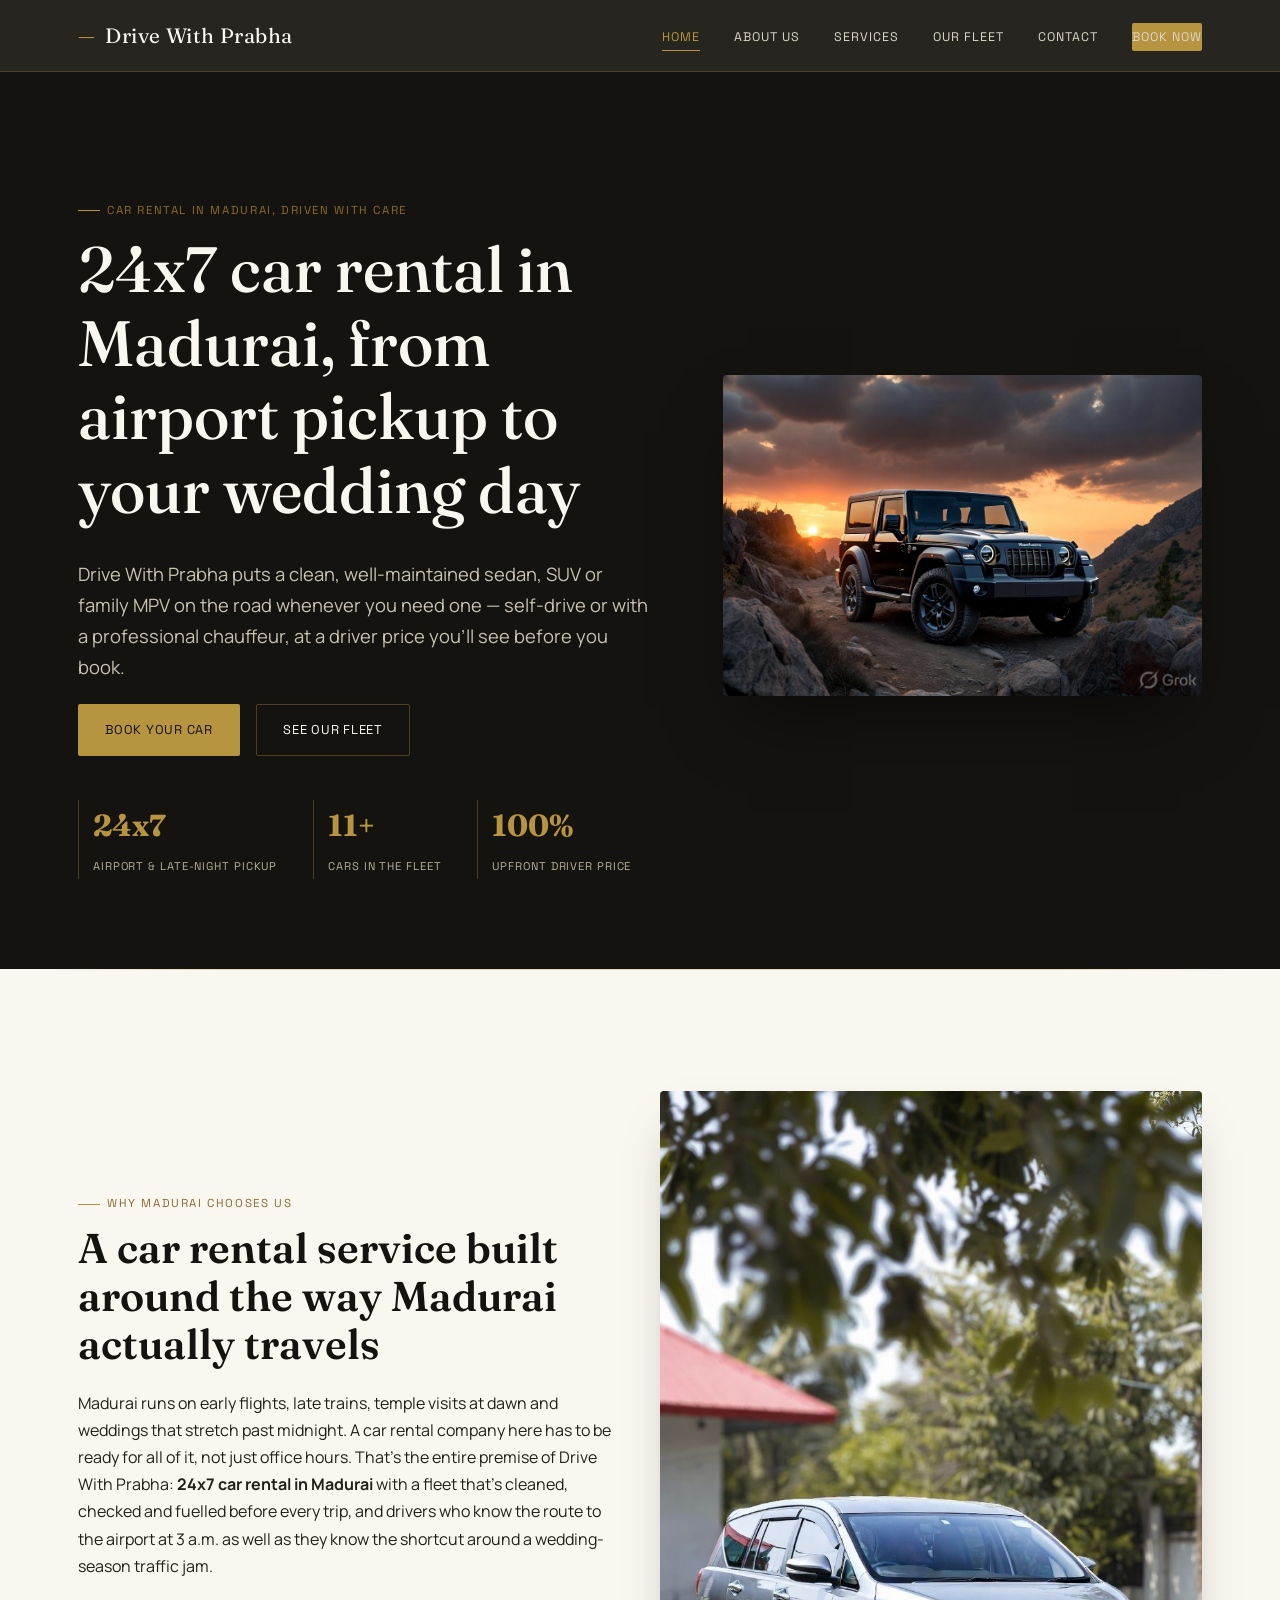
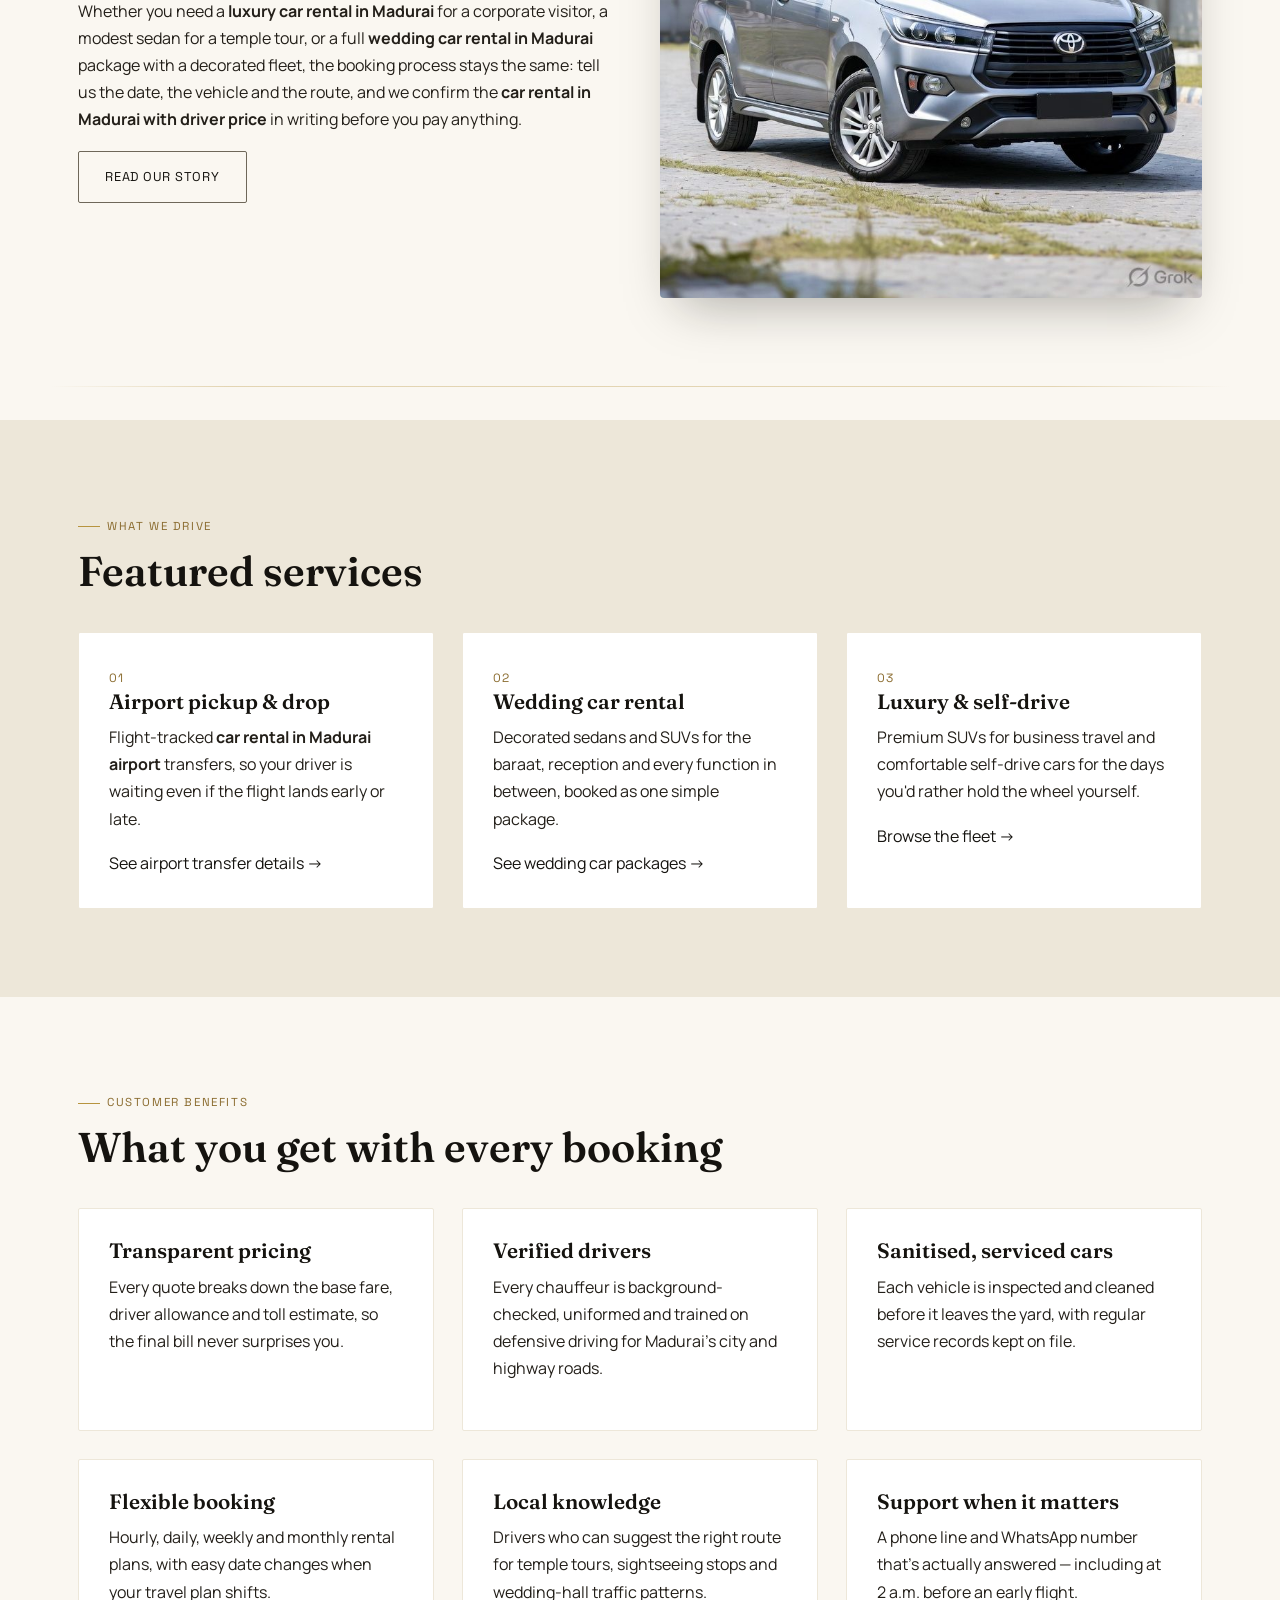
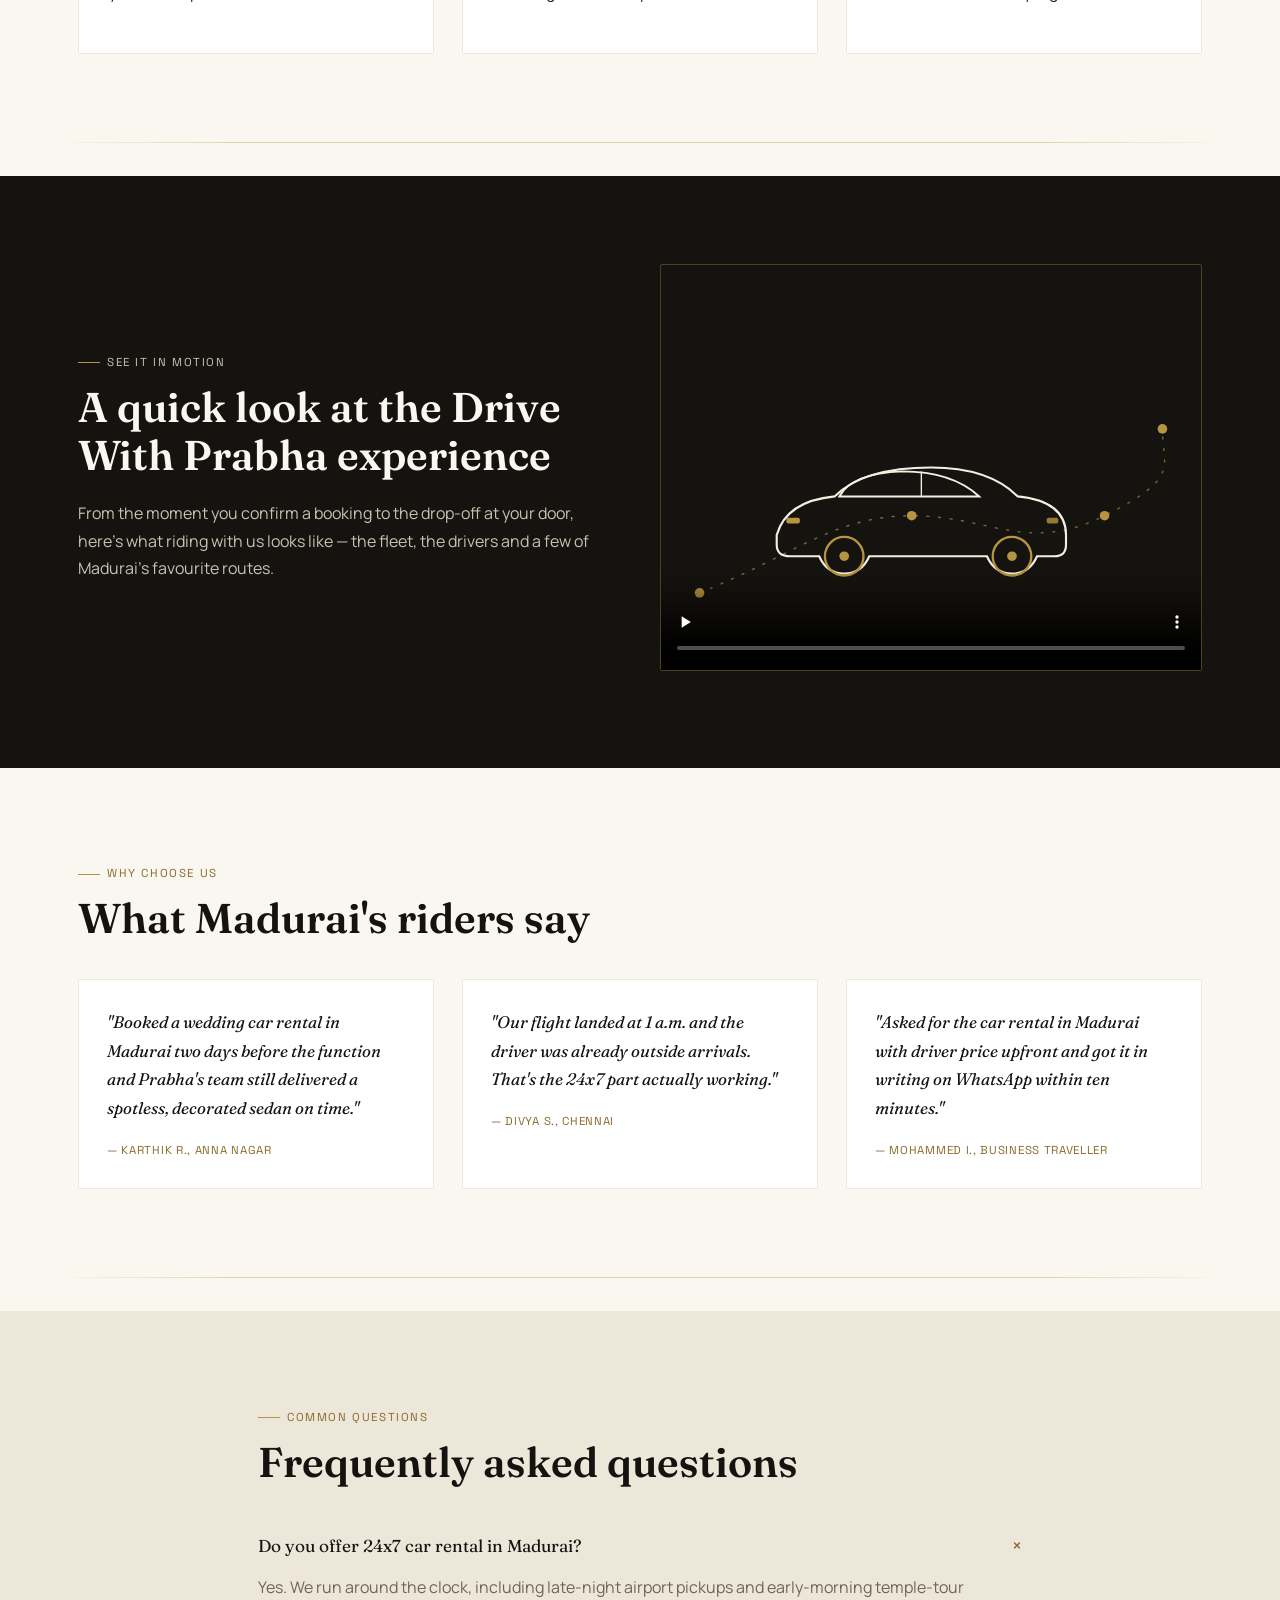
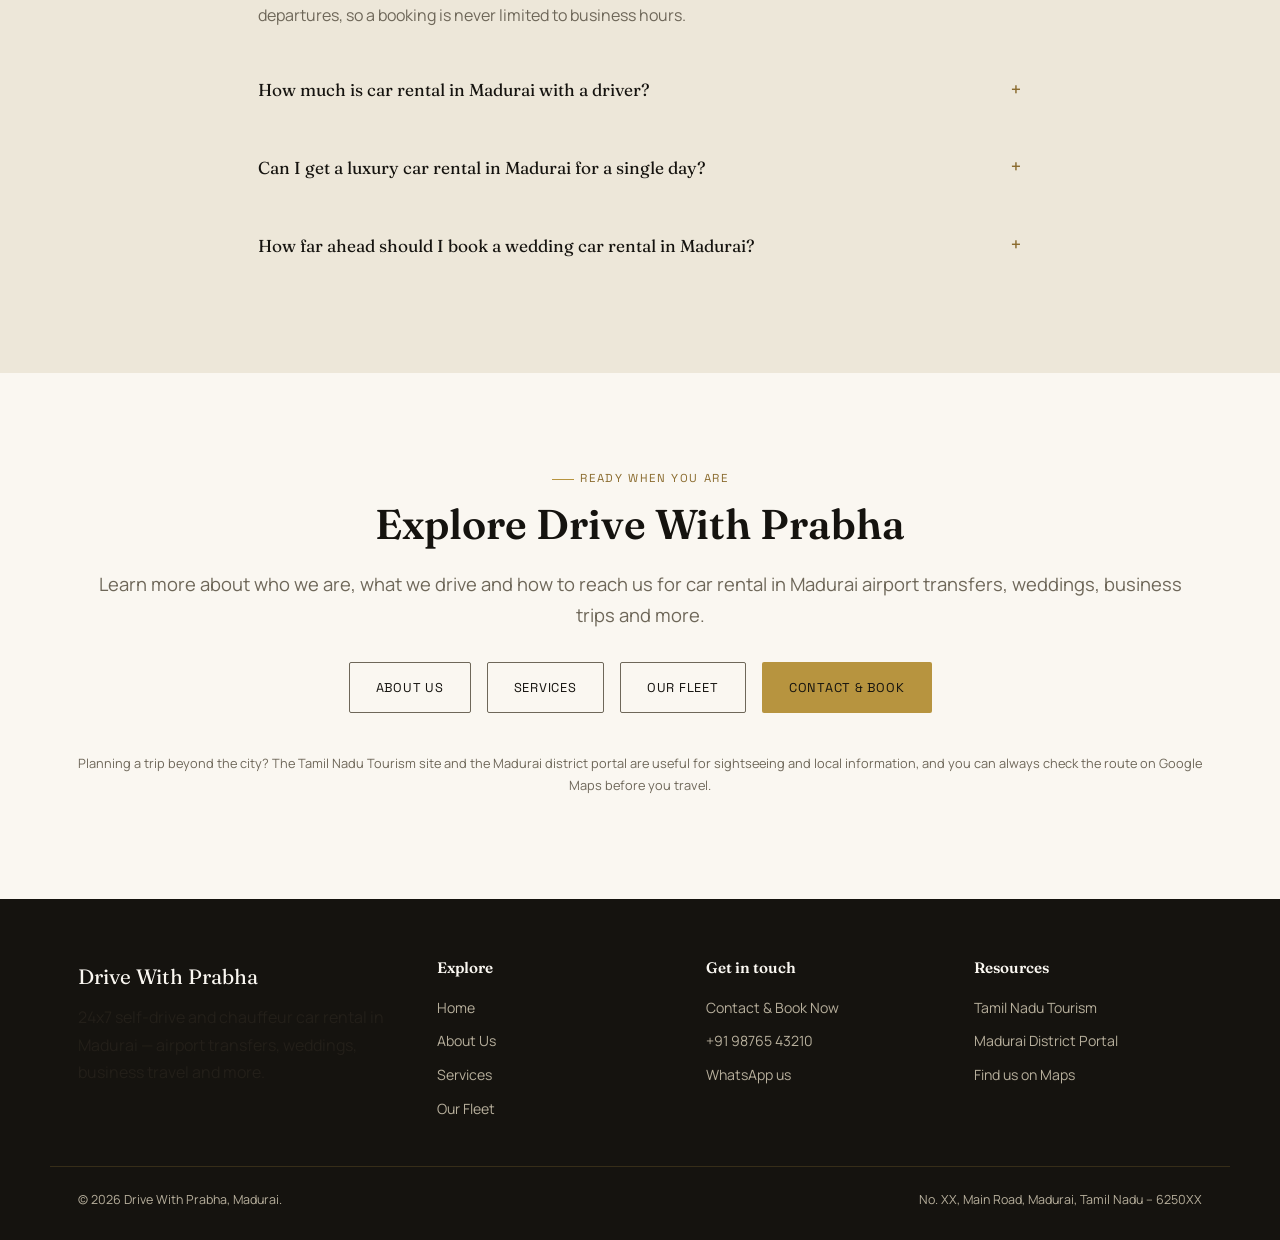
<file: index.html>
<!DOCTYPE html>
<html lang="en">
<head>
<meta charset="UTF-8">
<meta name="viewport" content="width=device-width, initial-scale=1.0">
<title>Drive With Prabha | Car Rental in Madurai, 24x7</title>
<meta name="description" content="Book self-drive & chauffeur car rental in Madurai. 24x7 service, wedding cars, airport pickup & luxury SUVs with transparent driver price.">
<link rel="canonical" href="https://www.drivewithprabha.com/">
<meta name="robots" content="index, follow">

<!-- Open Graph -->
<meta property="og:type" content="website">
<meta property="og:site_name" content="Drive With Prabha">
<meta property="og:title" content="Drive With Prabha | 24x7 Car Rental in Madurai">
<meta property="og:description" content="Self-drive and chauffeur-driven car rental in Madurai — wedding cars, airport transfers and luxury SUVs with clear, upfront pricing.">
<meta property="og:url" content="https://www.drivewithprabha.com/">
<meta property="og:image" content="https://www.drivewithprabha.com/images/thar-offroad.jpg">

<!-- Twitter -->
<meta name="twitter:card" content="summary_large_image">
<meta name="twitter:title" content="Drive With Prabha | 24x7 Car Rental in Madurai">
<meta name="twitter:description" content="Self-drive and chauffeur-driven car rental in Madurai — wedding cars, airport transfers and luxury SUVs with clear, upfront pricing.">
<meta name="twitter:image" content="https://www.drivewithprabha.com/images/thar-offroad.jpg">

<link rel="preconnect" href="https://fonts.googleapis.com">
<link href="https://fonts.googleapis.com/css2?family=Fraunces:opsz,wght@9..144,400..600&family=Manrope:wght@400;500;600;700&family=Space+Grotesk:wght@400;500&display=swap" rel="stylesheet">
<link rel="stylesheet" href="css/style.css">

<script type="application/ld+json">
{
  "@context": "https://schema.org",
  "@type": "AutoRental",
  "name": "Drive With Prabha",
  "image": "https://www.drivewithprabha.com/images/thar-offroad.jpg",
  "url": "https://www.drivewithprabha.com/",
  "telephone": "+91-98765-43210",
  "priceRange": "₹₹",
  "address": {
    "@type": "PostalAddress",
    "streetAddress": "No. XX, Main Road",
    "addressLocality": "Madurai",
    "addressRegion": "Tamil Nadu",
    "postalCode": "6250XX",
    "addressCountry": "IN"
  },
  "openingHoursSpecification": {
    "@type": "OpeningHoursSpecification",
    "dayOfWeek": ["Monday","Tuesday","Wednesday","Thursday","Friday","Saturday","Sunday"],
    "opens": "00:00",
    "closes": "23:59"
  },
  "sameAs": []
}
</script>
<script type="application/ld+json">
{
  "@context": "https://schema.org",
  "@type": "Organization",
  "name": "Drive With Prabha",
  "url": "https://www.drivewithprabha.com/",
  "logo": "https://www.drivewithprabha.com/images/hero-route-car.svg"
}
</script>
<script type="application/ld+json">
{
  "@context": "https://schema.org",
  "@type": "FAQPage",
  "mainEntity": [
    {
      "@type": "Question",
      "name": "Do you offer 24x7 car rental in Madurai?",
      "acceptedAnswer": {"@type": "Answer", "text": "Yes. Drive With Prabha runs a 24x7 car rental service in Madurai, including late-night airport pickups and early-morning temple-tour departures."}
    },
    {
      "@type": "Question",
      "name": "How much is car rental in Madurai with a driver?",
      "acceptedAnswer": {"@type": "Answer", "text": "Driver price depends on the vehicle, trip distance and duration. Share your travel plan on the Contact page and our team will send an exact quote within minutes."}
    },
    {
      "@type": "Question",
      "name": "Can I book a wedding car rental in Madurai on short notice?",
      "acceptedAnswer": {"@type": "Answer", "text": "We recommend booking wedding cars at least two weeks ahead during peak season, but our team will always try to accommodate last-minute requests."}
    }
  ]
}
</script>
</head>
<body>
<a class="skip-link" href="#main">Skip to content</a>

<header class="site">
  <nav class="nav">
    <a href="index.html" class="brand"><span class="mark">—</span> Drive With Prabha</a>
    <ul class="nav-links" id="navLinks">
      <li><a href="index.html" aria-current="page">Home</a></li>
      <li><a href="about.html">About Us</a></li>
      <li><a href="services.html">Services</a></li>
      <li><a href="fleet.html">Our Fleet</a></li>
      <li><a href="contact.html">Contact</a></li>
      <li><a class="nav-cta" href="contact.html">Book Now</a></li>
    </ul>
    <button class="nav-toggle" aria-label="Toggle menu" aria-expanded="false">☰</button>
  </nav>
</header>

<main id="main">

<!-- ============ HERO ============ -->
<section class="hero">
  <div class="wrap hero-grid">
    <div>
      <p class="eyebrow">Car rental in Madurai, driven with care</p>
      <h1>24x7 car rental in Madurai, from airport pickup to your wedding day</h1>
      <p class="lede">Drive With Prabha puts a clean, well-maintained sedan, SUV or family MPV on the road whenever you need one — self-drive or with a professional chauffeur, at a driver price you'll see before you book.</p>
      <div class="btn-row">
        <a href="contact.html" class="btn btn-gold">Book your car</a>
        <a href="fleet.html" class="btn btn-outline">See our fleet</a>
      </div>
      <div class="hero-stats">
        <div><strong>24x7</strong><span>Airport &amp; late-night pickup</span></div>
        <div><strong>11+</strong><span>Cars in the fleet</span></div>
        <div><strong>100%</strong><span>Upfront driver price</span></div>
      </div>
    </div>
    <div class="hero-art">
      <img class="photo" src="images/thar-offroad.jpg" alt="Rugged black SUV from the Drive With Prabha fleet on a hill road at sunset, ready for weekend and off-road trips out of Madurai" width="1168" height="784" fetchpriority="high">
    </div>
  </div>
</section>

<div class="route-divider" aria-hidden="true"><hr class="route-rule"></div>

<!-- ============ INTRO / WHY ============ -->
<section>
  <div class="wrap grid-2">
    <div>
      <p class="eyebrow">Why Madurai chooses us</p>
      <h2>A car rental service built around the way Madurai actually travels</h2>
      <p>Madurai runs on early flights, late trains, temple visits at dawn and weddings that stretch past midnight. A car rental company here has to be ready for all of it, not just office hours. That's the entire premise of Drive With Prabha: <strong>24x7 car rental in Madurai</strong> with a fleet that's cleaned, checked and fuelled before every trip, and drivers who know the route to the airport at 3 a.m. as well as they know the shortcut around a wedding-season traffic jam.</p>
      <p>Whether you need a <strong>luxury car rental in Madurai</strong> for a corporate visitor, a modest sedan for a temple tour, or a full <strong>wedding car rental in Madurai</strong> package with a decorated fleet, the booking process stays the same: tell us the date, the vehicle and the route, and we confirm the <strong>car rental in Madurai with driver price</strong> in writing before you pay anything.</p>
      <div class="btn-row">
        <a href="about.html" class="btn btn-outline on-light">Read our story</a>
      </div>
    </div>
    <div class="photo-banner">
      <img src="images/innova-madurai.jpg" alt="Toyota Innova from the Drive With Prabha fleet parked under trees, available for family and self-drive car rental in Madurai" width="784" height="1168" loading="lazy" style="width:100%;height:auto;">
    </div>
  </div>
</section>

<div class="route-divider" aria-hidden="true"><hr class="route-rule"></div>

<!-- ============ FEATURED SERVICES ============ -->
<section class="bg-mist">
  <div class="wrap">
    <p class="eyebrow">What we drive</p>
    <h2>Featured services</h2>
    <div class="grid-3" style="margin-top:36px;">
      <div class="card reveal">
        <span class="num">01</span>
        <h3>Airport pickup &amp; drop</h3>
        <p>Flight-tracked <strong>car rental in Madurai airport</strong> transfers, so your driver is waiting even if the flight lands early or late.</p>
        <a href="services.html">See airport transfer details →</a>
      </div>
      <div class="card reveal">
        <span class="num">02</span>
        <h3>Wedding car rental</h3>
        <p>Decorated sedans and SUVs for the baraat, reception and every function in between, booked as one simple package.</p>
        <a href="services.html">See wedding car packages →</a>
      </div>
      <div class="card reveal">
        <span class="num">03</span>
        <h3>Luxury &amp; self-drive</h3>
        <p>Premium SUVs for business travel and comfortable self-drive cars for the days you'd rather hold the wheel yourself.</p>
        <a href="fleet.html">Browse the fleet →</a>
      </div>
    </div>
  </div>
</section>

<!-- ============ BENEFITS ============ -->
<section>
  <div class="wrap">
    <p class="eyebrow">Customer benefits</p>
    <h2>What you get with every booking</h2>
    <div class="grid-3" style="margin-top:36px;">
      <div class="card reveal"><h3>Transparent pricing</h3><p>Every quote breaks down the base fare, driver allowance and toll estimate, so the final bill never surprises you.</p></div>
      <div class="card reveal"><h3>Verified drivers</h3><p>Every chauffeur is background-checked, uniformed and trained on defensive driving for Madurai's city and highway roads.</p></div>
      <div class="card reveal"><h3>Sanitised, serviced cars</h3><p>Each vehicle is inspected and cleaned before it leaves the yard, with regular service records kept on file.</p></div>
      <div class="card reveal"><h3>Flexible booking</h3><p>Hourly, daily, weekly and monthly rental plans, with easy date changes when your travel plan shifts.</p></div>
      <div class="card reveal"><h3>Local knowledge</h3><p>Drivers who can suggest the right route for temple tours, sightseeing stops and wedding-hall traffic patterns.</p></div>
      <div class="card reveal"><h3>Support when it matters</h3><p>A phone line and WhatsApp number that's actually answered — including at 2 a.m. before an early flight.</p></div>
    </div>
  </div>
</section>

<div class="route-divider" aria-hidden="true"><hr class="route-rule"></div>

<!-- ============ VIDEO ============ -->
<section class="bg-ink">
  <div class="wrap grid-2">
    <div>
      <p class="eyebrow">See it in motion</p>
      <h2>A quick look at the Drive With Prabha experience</h2>
      <p>From the moment you confirm a booking to the drop-off at your door, here's what riding with us looks like — the fleet, the drivers and a few of Madurai's favourite routes.</p>
    </div>
    <div>
      <video controls preload="none" poster="images/hero-route-car.svg" style="width:100%;border:1px solid var(--line);border-radius:2px;" aria-label="Promotional video of Drive With Prabha car rental service in Madurai">
        <source src="videos/drive-with-prabha-promo.mp4" type="video/mp4">
        Your browser does not support embedded video. <a href="contact.html">Contact us</a> for a copy of our promotional video.
      </video>
    </div>
  </div>
</section>

<!-- ============ TESTIMONIALS ============ -->
<section>
  <div class="wrap">
    <p class="eyebrow">Why choose us</p>
    <h2>What Madurai's riders say</h2>
    <div class="grid-3" style="margin-top:36px;">
      <div class="testimonial reveal"><p>"Booked a wedding car rental in Madurai two days before the function and Prabha's team still delivered a spotless, decorated sedan on time."</p><div class="who">— Karthik R., Anna Nagar</div></div>
      <div class="testimonial reveal"><p>"Our flight landed at 1 a.m. and the driver was already outside arrivals. That's the 24x7 part actually working."</p><div class="who">— Divya S., Chennai</div></div>
      <div class="testimonial reveal"><p>"Asked for the car rental in Madurai with driver price upfront and got it in writing on WhatsApp within ten minutes."</p><div class="who">— Mohammed I., Business traveller</div></div>
    </div>
  </div>
</section>

<div class="route-divider" aria-hidden="true"><hr class="route-rule"></div>

<!-- ============ FAQ ============ -->
<section class="bg-mist">
  <div class="wrap" style="max-width:820px;">
    <p class="eyebrow">Common questions</p>
    <h2>Frequently asked questions</h2>
    <div style="margin-top:20px;">
      <details class="faq-item" open>
        <summary class="faq-q">Do you offer 24x7 car rental in Madurai?<span class="plus">+</span></summary>
        <div class="faq-a">Yes. We run around the clock, including late-night airport pickups and early-morning temple-tour departures, so a booking is never limited to business hours.</div>
      </details>
      <details class="faq-item">
        <summary class="faq-q">How much is car rental in Madurai with a driver?<span class="plus">+</span></summary>
        <div class="faq-a">It depends on the vehicle, distance and trip duration. Share your plan on the <a href="contact.html">Contact page</a> and we'll send an exact quote within minutes.</div>
      </details>
      <details class="faq-item">
        <summary class="faq-q">Can I get a luxury car rental in Madurai for a single day?<span class="plus">+</span></summary>
        <div class="faq-a">Yes, our premium SUVs and sedans are available on hourly and daily plans, not just long-term hire. See the <a href="fleet.html">Our Fleet</a> page for current options.</div>
      </details>
      <details class="faq-item">
        <summary class="faq-q">How far ahead should I book a wedding car rental in Madurai?<span class="plus">+</span></summary>
        <div class="faq-a">Two weeks ahead is ideal in peak wedding season, though our <a href="services.html">Services</a> team will always try to accommodate shorter notice.</div>
      </details>
    </div>
  </div>
</section>

<!-- ============ QUICK NAV / CTA ============ -->
<section>
  <div class="wrap center">
    <p class="eyebrow">Ready when you are</p>
    <h2>Explore Drive With Prabha</h2>
    <p class="lede center" style="margin:0 auto 30px;">Learn more about who we are, what we drive and how to reach us for car rental in Madurai airport transfers, weddings, business trips and more.</p>
    <div class="btn-row center" style="justify-content:center;">
      <a href="about.html" class="btn btn-outline on-light">About Us</a>
      <a href="services.html" class="btn btn-outline on-light">Services</a>
      <a href="fleet.html" class="btn btn-outline on-light">Our Fleet</a>
      <a href="contact.html" class="btn btn-gold">Contact &amp; Book</a>
    </div>
    <p class="form-note" style="margin-top:40px;">Planning a trip beyond the city? The <a href="https://www.tamilnadutourism.tn.gov.in" target="_blank" rel="noopener">Tamil Nadu Tourism</a> site and the <a href="https://madurai.nic.in" target="_blank" rel="noopener">Madurai district portal</a> are useful for sightseeing and local information, and you can always check the route on <a href="https://maps.google.com" target="_blank" rel="noopener">Google Maps</a> before you travel.</p>
  </div>
</section>

</main>

<footer class="site">
  <div class="wrap footer-grid">
    <div>
      <div class="footer-brand">Drive With Prabha</div>
      <p style="max-width:32ch;">24x7 self-drive and chauffeur car rental in Madurai — airport transfers, weddings, business travel and more.</p>
    </div>
    <div>
      <h4>Explore</h4>
      <a href="index.html">Home</a>
      <a href="about.html">About Us</a>
      <a href="services.html">Services</a>
      <a href="fleet.html">Our Fleet</a>
    </div>
    <div>
      <h4>Get in touch</h4>
      <a href="contact.html">Contact &amp; Book Now</a>
      <a href="tel:+919876543210">+91 98765 43210</a>
      <a href="https://wa.me/919876543210" target="_blank" rel="noopener">WhatsApp us</a>
    </div>
    <div>
      <h4>Resources</h4>
      <a href="https://www.tamilnadutourism.tn.gov.in" target="_blank" rel="noopener">Tamil Nadu Tourism</a>
      <a href="https://madurai.nic.in" target="_blank" rel="noopener">Madurai District Portal</a>
      <a href="https://maps.google.com" target="_blank" rel="noopener">Find us on Maps</a>
    </div>
  </div>
  <div class="footer-bottom">
    <span>© <span id="year"></span> Drive With Prabha, Madurai.</span>
    <span>No. XX, Main Road, Madurai, Tamil Nadu – 6250XX</span>
  </div>
</footer>

<div class="book-bar">
  <a href="tel:+919876543210" class="btn btn-outline">Call</a>
  <a href="https://wa.me/919876543210" target="_blank" rel="noopener" class="btn btn-outline">WhatsApp</a>
  <a href="contact.html" class="btn btn-gold">Book Now</a>
</div>

<script src="js/script.js"></script>
</body>
</html>
</file>
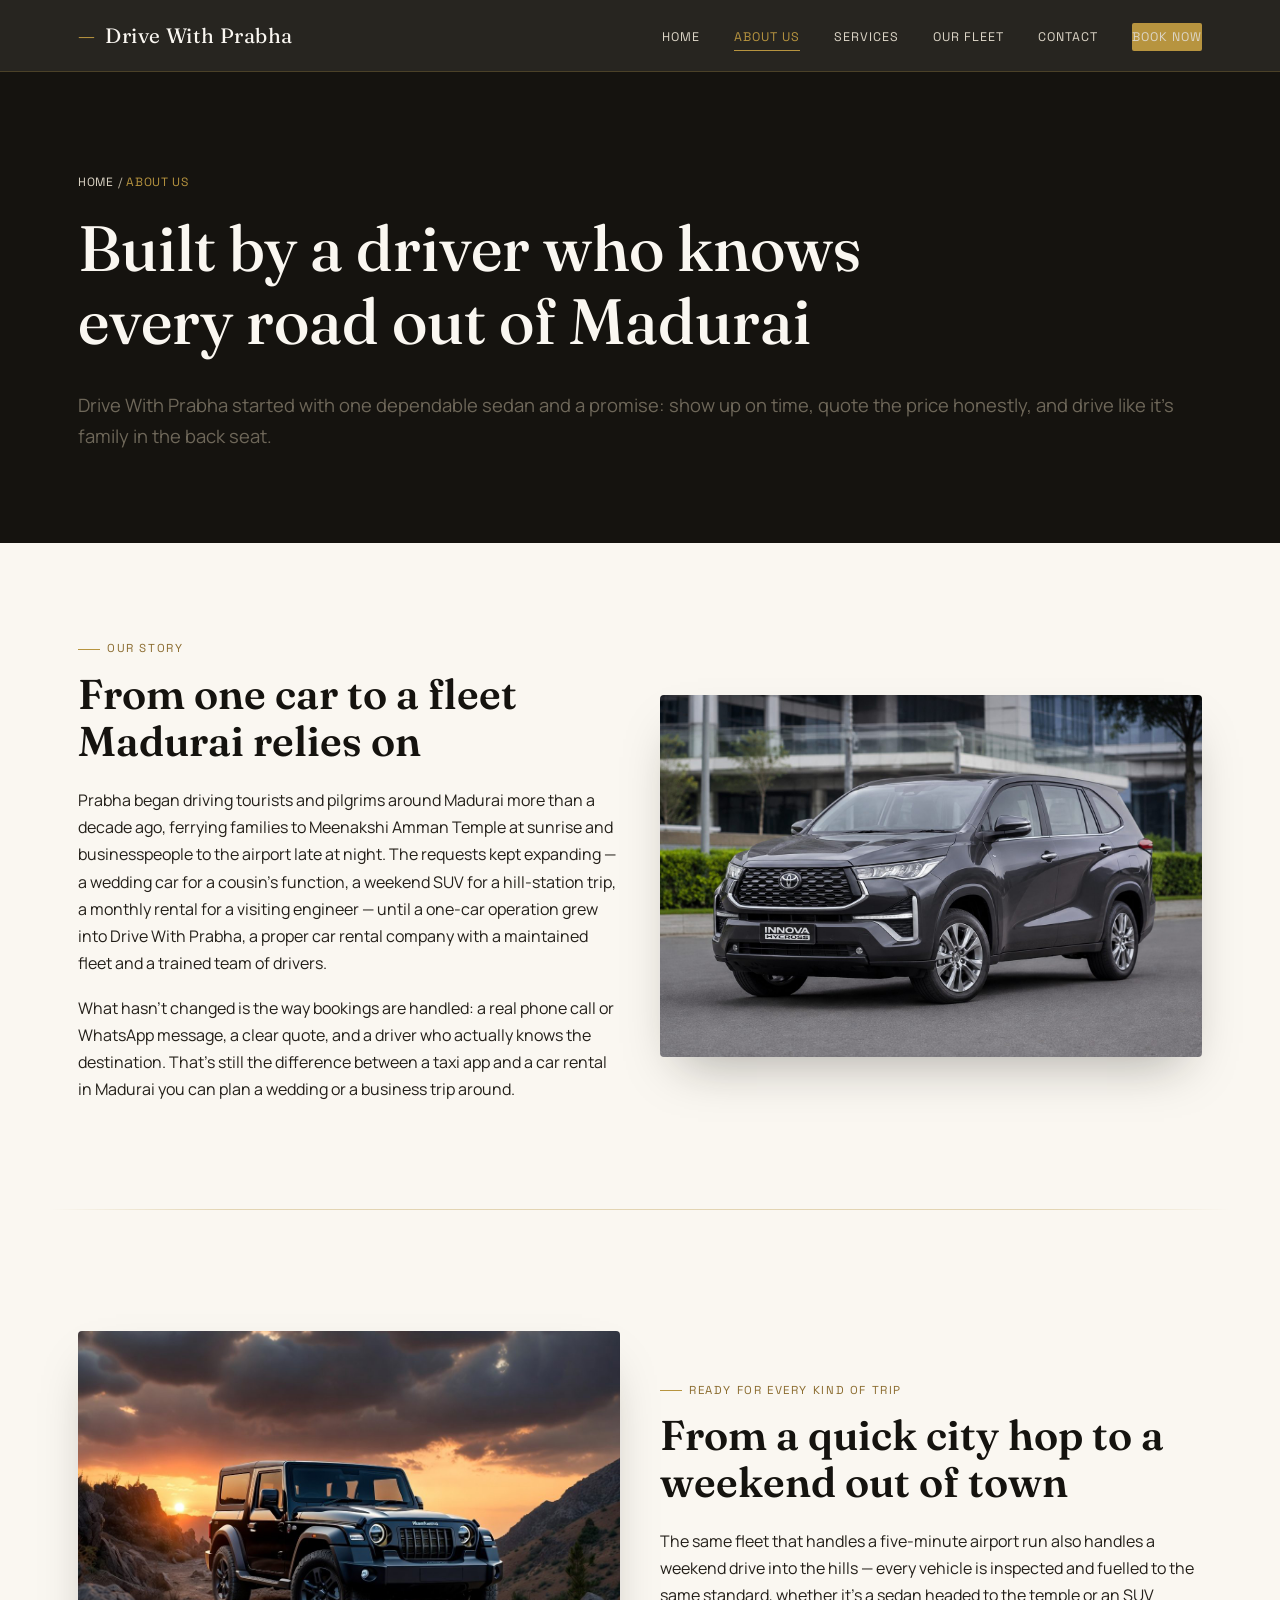
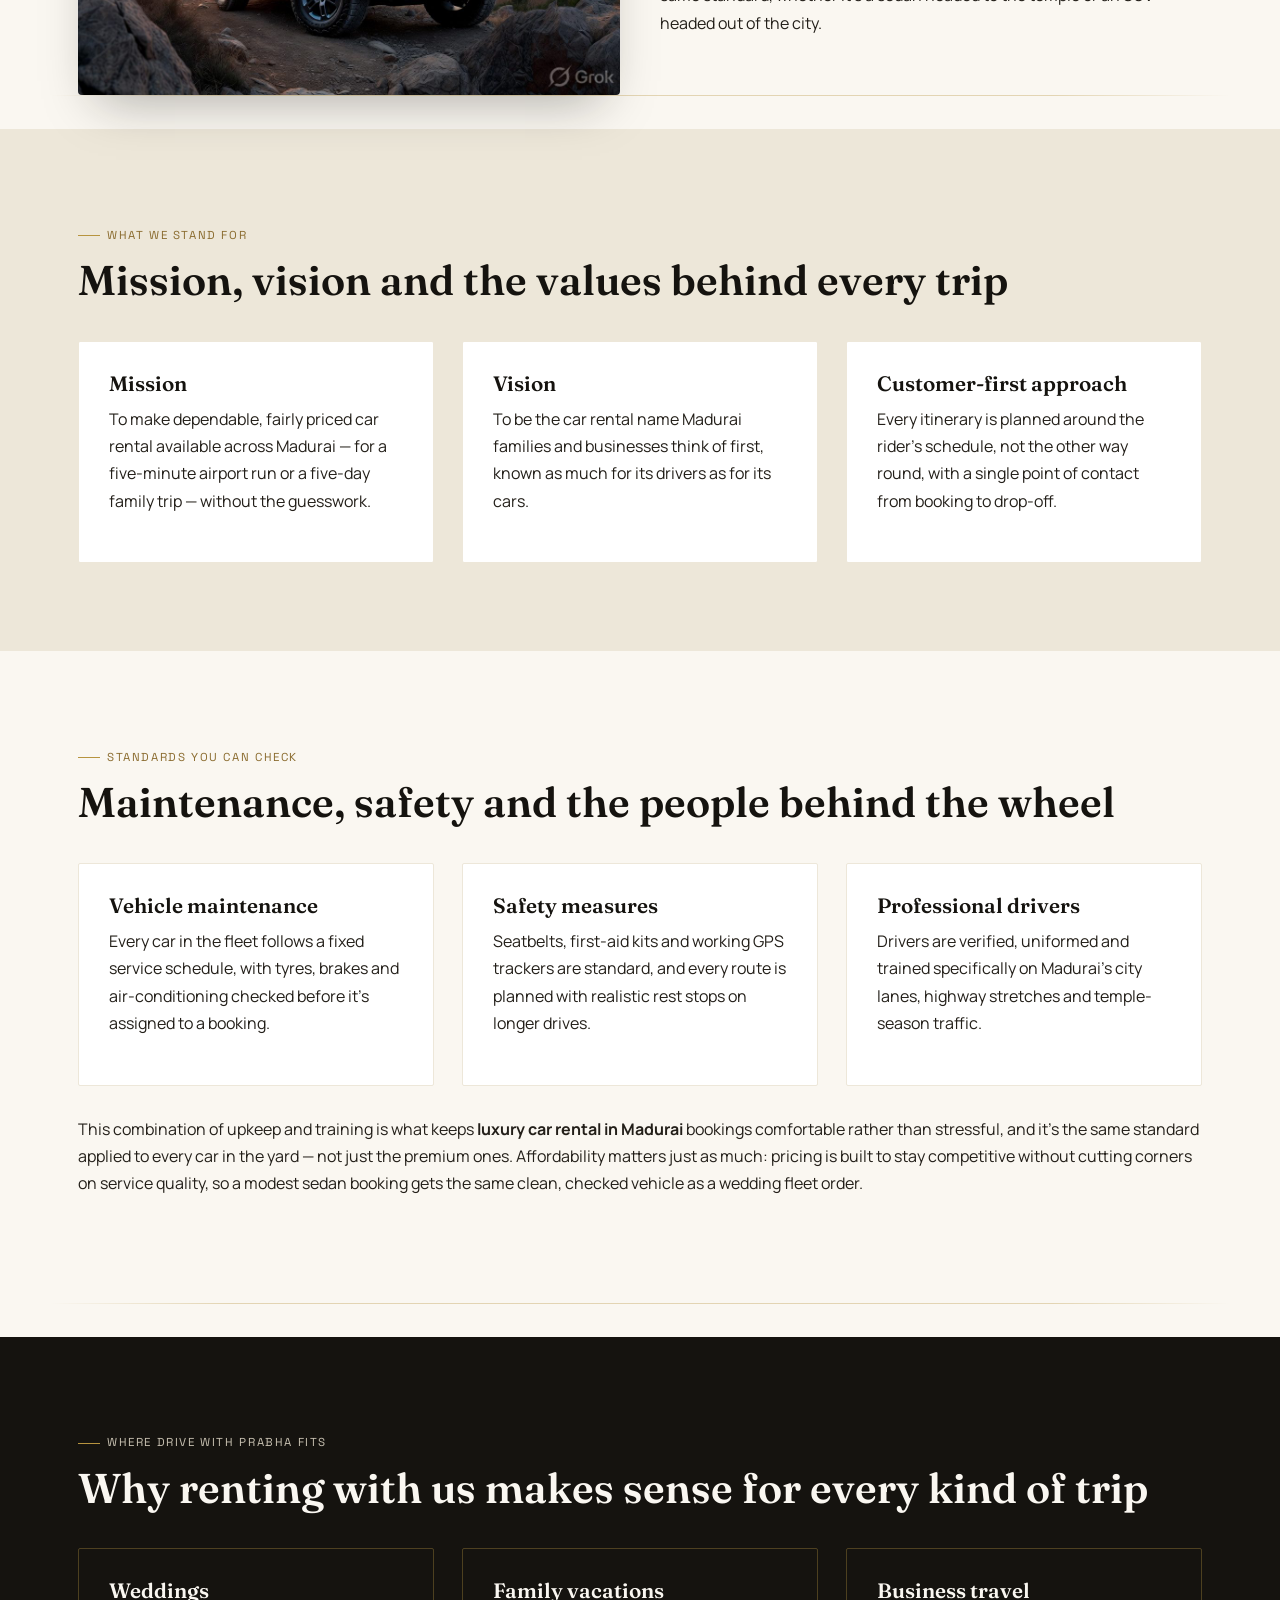
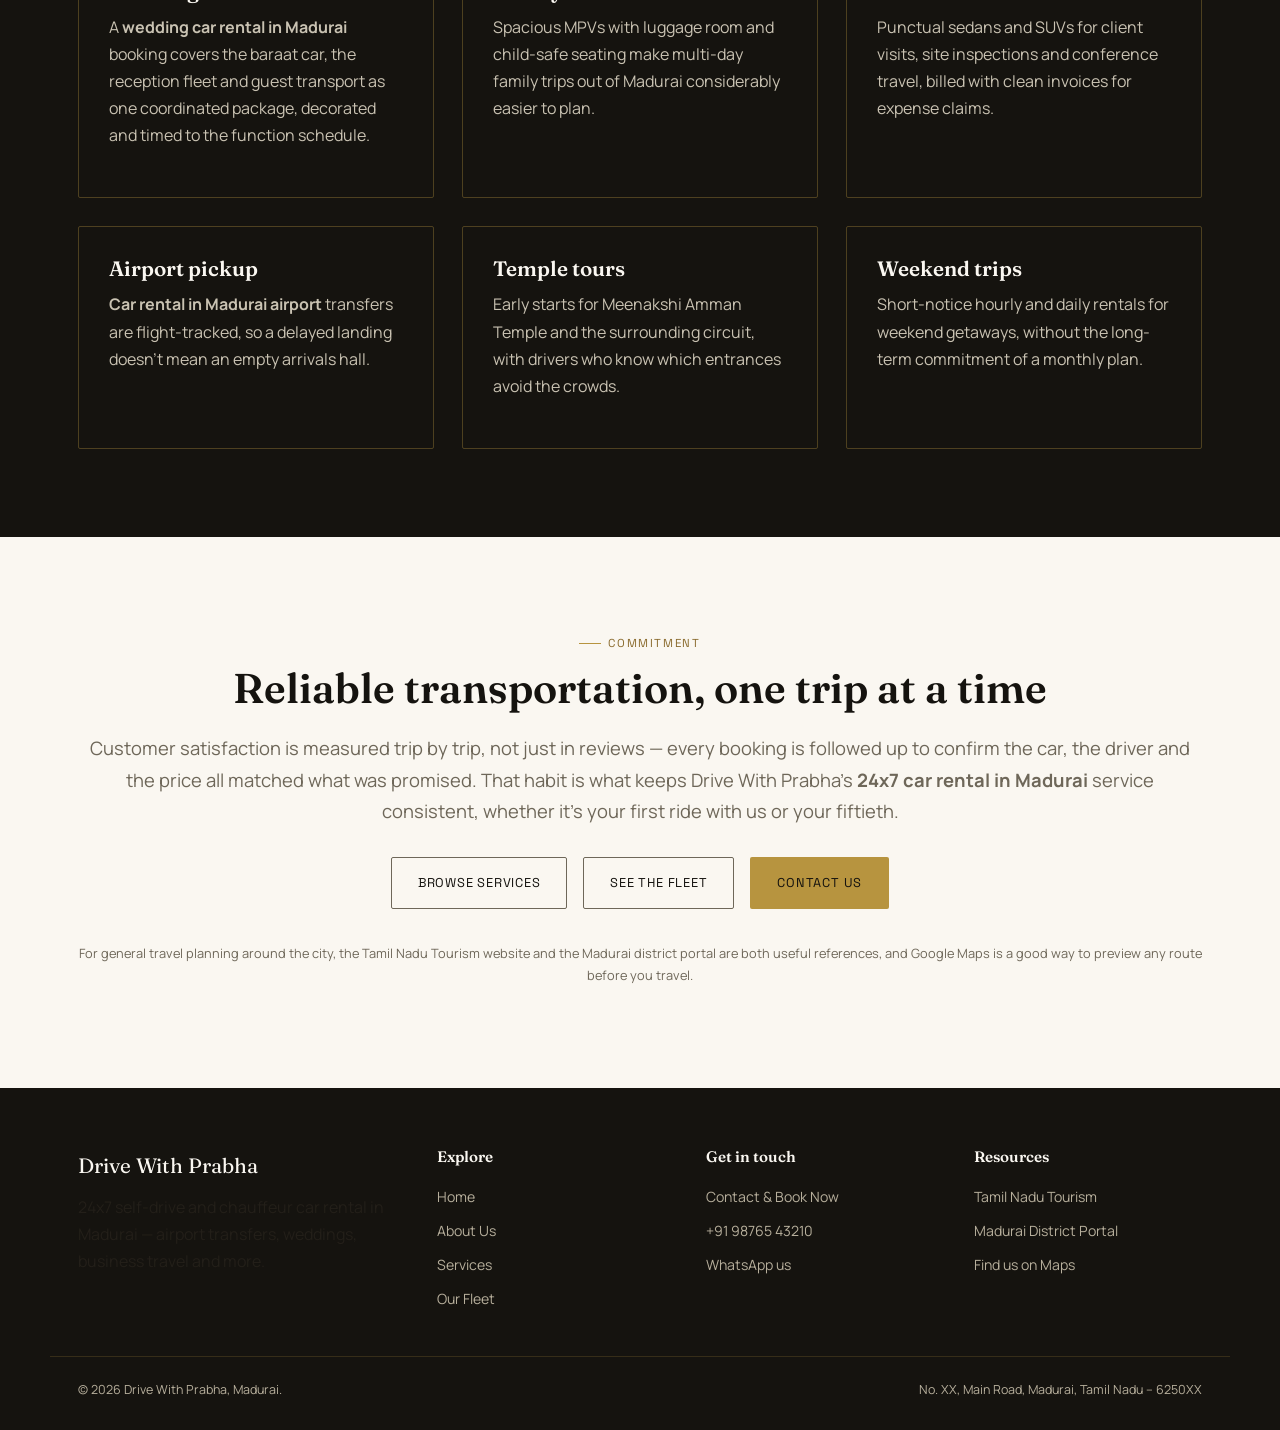
<file: about.html>
<!DOCTYPE html>
<html lang="en">
<head>
<meta charset="UTF-8">
<meta name="viewport" content="width=device-width, initial-scale=1.0">
<title>About Drive With Prabha | Car Rental Madurai</title>
<meta name="description" content="Meet Drive With Prabha, a Madurai car rental company built on verified drivers, serviced vehicles and honest pricing for weddings, trips & airport runs.">
<link rel="canonical" href="https://www.drivewithprabha.com/about.html">
<meta name="robots" content="index, follow">

<meta property="og:type" content="website">
<meta property="og:site_name" content="Drive With Prabha">
<meta property="og:title" content="About Drive With Prabha | Car Rental Madurai">
<meta property="og:description" content="The story, values and safety standards behind Madurai's car rental service for weddings, airport transfers and business travel.">
<meta property="og:url" content="https://www.drivewithprabha.com/about.html">
<meta property="og:image" content="https://www.drivewithprabha.com/images/thar-offroad.jpg">

<meta name="twitter:card" content="summary_large_image">
<meta name="twitter:title" content="About Drive With Prabha | Car Rental Madurai">
<meta name="twitter:description" content="The story, values and safety standards behind Madurai's car rental service for weddings, airport transfers and business travel.">
<meta name="twitter:image" content="https://www.drivewithprabha.com/images/thar-offroad.jpg">

<link rel="preconnect" href="https://fonts.googleapis.com">
<link href="https://fonts.googleapis.com/css2?family=Fraunces:opsz,wght@9..144,400..600&family=Manrope:wght@400;500;600;700&family=Space+Grotesk:wght@400;500&display=swap" rel="stylesheet">
<link rel="stylesheet" href="css/style.css">

<script type="application/ld+json">
{
  "@context": "https://schema.org",
  "@type": "BreadcrumbList",
  "itemListElement": [
    {"@type":"ListItem","position":1,"name":"Home","item":"https://www.drivewithprabha.com/"},
    {"@type":"ListItem","position":2,"name":"About Us","item":"https://www.drivewithprabha.com/about.html"}
  ]
}
</script>
</head>
<body>
<a class="skip-link" href="#main">Skip to content</a>

<header class="site">
  <nav class="nav">
    <a href="index.html" class="brand"><span class="mark">—</span> Drive With Prabha</a>
    <ul class="nav-links" id="navLinks">
      <li><a href="index.html">Home</a></li>
      <li><a href="about.html" aria-current="page">About Us</a></li>
      <li><a href="services.html">Services</a></li>
      <li><a href="fleet.html">Our Fleet</a></li>
      <li><a href="contact.html">Contact</a></li>
      <li><a class="nav-cta" href="contact.html">Book Now</a></li>
    </ul>
    <button class="nav-toggle" aria-label="Toggle menu" aria-expanded="false">☰</button>
  </nav>
</header>

<main id="main">

<section class="page-hero">
  <div class="wrap">
    <p class="breadcrumb"><a href="index.html">Home</a> / <span>About Us</span></p>
    <h1>Built by a driver who knows every road out of Madurai</h1>
    <p class="lede">Drive With Prabha started with one dependable sedan and a promise: show up on time, quote the price honestly, and drive like it's family in the back seat.</p>
  </div>
</section>

<section>
  <div class="wrap grid-2">
    <div>
      <p class="eyebrow">Our story</p>
      <h2>From one car to a fleet Madurai relies on</h2>
      <p>Prabha began driving tourists and pilgrims around Madurai more than a decade ago, ferrying families to Meenakshi Amman Temple at sunrise and businesspeople to the airport late at night. The requests kept expanding — a wedding car for a cousin's function, a weekend SUV for a hill-station trip, a monthly rental for a visiting engineer — until a one-car operation grew into Drive With Prabha, a proper car rental company with a maintained fleet and a trained team of drivers.</p>
      <p>What hasn't changed is the way bookings are handled: a real phone call or WhatsApp message, a clear quote, and a driver who actually knows the destination. That's still the difference between a taxi app and a car rental in Madurai you can plan a wedding or a business trip around.</p>
    </div>
    <div class="photo-banner">
      <img src="images/innova-hycross.jpg" alt="Toyota Innova Hycross from the Drive With Prabha fleet, available for family and self-drive car rental in Madurai" width="1536" height="1024" loading="lazy" style="width:100%;height:auto;">
    </div>
  </div>
</section>

<div class="route-divider" aria-hidden="true"><hr class="route-rule"></div>

<section style="padding-bottom:0;">
  <div class="wrap grid-2">
    <div class="photo-banner">
      <img src="images/thar-offroad.jpg" alt="Rugged SUV from the Drive With Prabha fleet on a hill road at sunset, ready for weekend getaways and highway trips out of Madurai" width="1168" height="784" loading="lazy">
    </div>
    <div>
      <p class="eyebrow">Ready for every kind of trip</p>
      <h2>From a quick city hop to a weekend out of town</h2>
      <p>The same fleet that handles a five-minute airport run also handles a weekend drive into the hills — every vehicle is inspected and fuelled to the same standard, whether it's a sedan headed to the temple or an SUV headed out of the city.</p>
    </div>
  </div>
</section>

<div class="route-divider" aria-hidden="true"><hr class="route-rule"></div>

<section class="bg-mist">
  <div class="wrap">
    <p class="eyebrow">What we stand for</p>
    <h2>Mission, vision and the values behind every trip</h2>
    <div class="grid-3" style="margin-top:36px;">
      <div class="card reveal"><h3>Mission</h3><p>To make dependable, fairly priced car rental available across Madurai — for a five-minute airport run or a five-day family trip — without the guesswork.</p></div>
      <div class="card reveal"><h3>Vision</h3><p>To be the car rental name Madurai families and businesses think of first, known as much for its drivers as for its cars.</p></div>
      <div class="card reveal"><h3>Customer-first approach</h3><p>Every itinerary is planned around the rider's schedule, not the other way round, with a single point of contact from booking to drop-off.</p></div>
    </div>
  </div>
</section>

<section>
  <div class="wrap">
    <p class="eyebrow">Standards you can check</p>
    <h2>Maintenance, safety and the people behind the wheel</h2>
    <div class="grid-3" style="margin-top:36px;">
      <div class="card reveal"><h3>Vehicle maintenance</h3><p>Every car in the fleet follows a fixed service schedule, with tyres, brakes and air-conditioning checked before it's assigned to a booking.</p></div>
      <div class="card reveal"><h3>Safety measures</h3><p>Seatbelts, first-aid kits and working GPS trackers are standard, and every route is planned with realistic rest stops on longer drives.</p></div>
      <div class="card reveal"><h3>Professional drivers</h3><p>Drivers are verified, uniformed and trained specifically on Madurai's city lanes, highway stretches and temple-season traffic.</p></div>
    </div>
    <p style="margin-top:30px;">This combination of upkeep and training is what keeps <strong>luxury car rental in Madurai</strong> bookings comfortable rather than stressful, and it's the same standard applied to every car in the yard — not just the premium ones. Affordability matters just as much: pricing is built to stay competitive without cutting corners on service quality, so a modest sedan booking gets the same clean, checked vehicle as a wedding fleet order.</p>
  </div>
</section>

<div class="route-divider" aria-hidden="true"><hr class="route-rule"></div>

<section class="bg-ink">
  <div class="wrap">
    <p class="eyebrow">Where Drive With Prabha fits</p>
    <h2>Why renting with us makes sense for every kind of trip</h2>
    <div class="grid-3" style="margin-top:36px;">
      <div class="card reveal" style="background:transparent;border-color:var(--line);"><h3 style="color:var(--ivory);">Weddings</h3><p>A <strong>wedding car rental in Madurai</strong> booking covers the baraat car, the reception fleet and guest transport as one coordinated package, decorated and timed to the function schedule.</p></div>
      <div class="card reveal" style="background:transparent;border-color:var(--line);"><h3 style="color:var(--ivory);">Family vacations</h3><p>Spacious MPVs with luggage room and child-safe seating make multi-day family trips out of Madurai considerably easier to plan.</p></div>
      <div class="card reveal" style="background:transparent;border-color:var(--line);"><h3 style="color:var(--ivory);">Business travel</h3><p>Punctual sedans and SUVs for client visits, site inspections and conference travel, billed with clean invoices for expense claims.</p></div>
      <div class="card reveal" style="background:transparent;border-color:var(--line);"><h3 style="color:var(--ivory);">Airport pickup</h3><p><strong>Car rental in Madurai airport</strong> transfers are flight-tracked, so a delayed landing doesn't mean an empty arrivals hall.</p></div>
      <div class="card reveal" style="background:transparent;border-color:var(--line);"><h3 style="color:var(--ivory);">Temple tours</h3><p>Early starts for Meenakshi Amman Temple and the surrounding circuit, with drivers who know which entrances avoid the crowds.</p></div>
      <div class="card reveal" style="background:transparent;border-color:var(--line);"><h3 style="color:var(--ivory);">Weekend trips</h3><p>Short-notice hourly and daily rentals for weekend getaways, without the long-term commitment of a monthly plan.</p></div>
    </div>
  </div>
</section>

<section>
  <div class="wrap center">
    <p class="eyebrow">Commitment</p>
    <h2>Reliable transportation, one trip at a time</h2>
    <p class="lede" style="margin:0 auto 30px;">Customer satisfaction is measured trip by trip, not just in reviews — every booking is followed up to confirm the car, the driver and the price all matched what was promised. That habit is what keeps Drive With Prabha's <strong>24x7 car rental in Madurai</strong> service consistent, whether it's your first ride with us or your fiftieth.</p>
    <div class="btn-row" style="justify-content:center;">
      <a href="services.html" class="btn btn-outline on-light">Browse Services</a>
      <a href="fleet.html" class="btn btn-outline on-light">See the Fleet</a>
      <a href="contact.html" class="btn btn-gold">Contact Us</a>
    </div>
    <p class="form-note" style="margin-top:34px;">For general travel planning around the city, the <a href="https://www.tamilnadutourism.tn.gov.in" target="_blank" rel="noopener">Tamil Nadu Tourism</a> website and the <a href="https://madurai.nic.in" target="_blank" rel="noopener">Madurai district portal</a> are both useful references, and <a href="https://maps.google.com" target="_blank" rel="noopener">Google Maps</a> is a good way to preview any route before you travel.</p>
  </div>
</section>

</main>

<footer class="site">
  <div class="wrap footer-grid">
    <div>
      <div class="footer-brand">Drive With Prabha</div>
      <p style="max-width:32ch;">24x7 self-drive and chauffeur car rental in Madurai — airport transfers, weddings, business travel and more.</p>
    </div>
    <div>
      <h4>Explore</h4>
      <a href="index.html">Home</a>
      <a href="about.html">About Us</a>
      <a href="services.html">Services</a>
      <a href="fleet.html">Our Fleet</a>
    </div>
    <div>
      <h4>Get in touch</h4>
      <a href="contact.html">Contact &amp; Book Now</a>
      <a href="tel:+919876543210">+91 98765 43210</a>
      <a href="https://wa.me/919876543210" target="_blank" rel="noopener">WhatsApp us</a>
    </div>
    <div>
      <h4>Resources</h4>
      <a href="https://www.tamilnadutourism.tn.gov.in" target="_blank" rel="noopener">Tamil Nadu Tourism</a>
      <a href="https://madurai.nic.in" target="_blank" rel="noopener">Madurai District Portal</a>
      <a href="https://maps.google.com" target="_blank" rel="noopener">Find us on Maps</a>
    </div>
  </div>
  <div class="footer-bottom">
    <span>© <span id="year"></span> Drive With Prabha, Madurai.</span>
    <span>No. XX, Main Road, Madurai, Tamil Nadu – 6250XX</span>
  </div>
</footer>

<div class="book-bar">
  <a href="tel:+919876543210" class="btn btn-outline">Call</a>
  <a href="https://wa.me/919876543210" target="_blank" rel="noopener" class="btn btn-outline">WhatsApp</a>
  <a href="contact.html" class="btn btn-gold">Book Now</a>
</div>

<script src="js/script.js"></script>
</body>
</html>
</file>
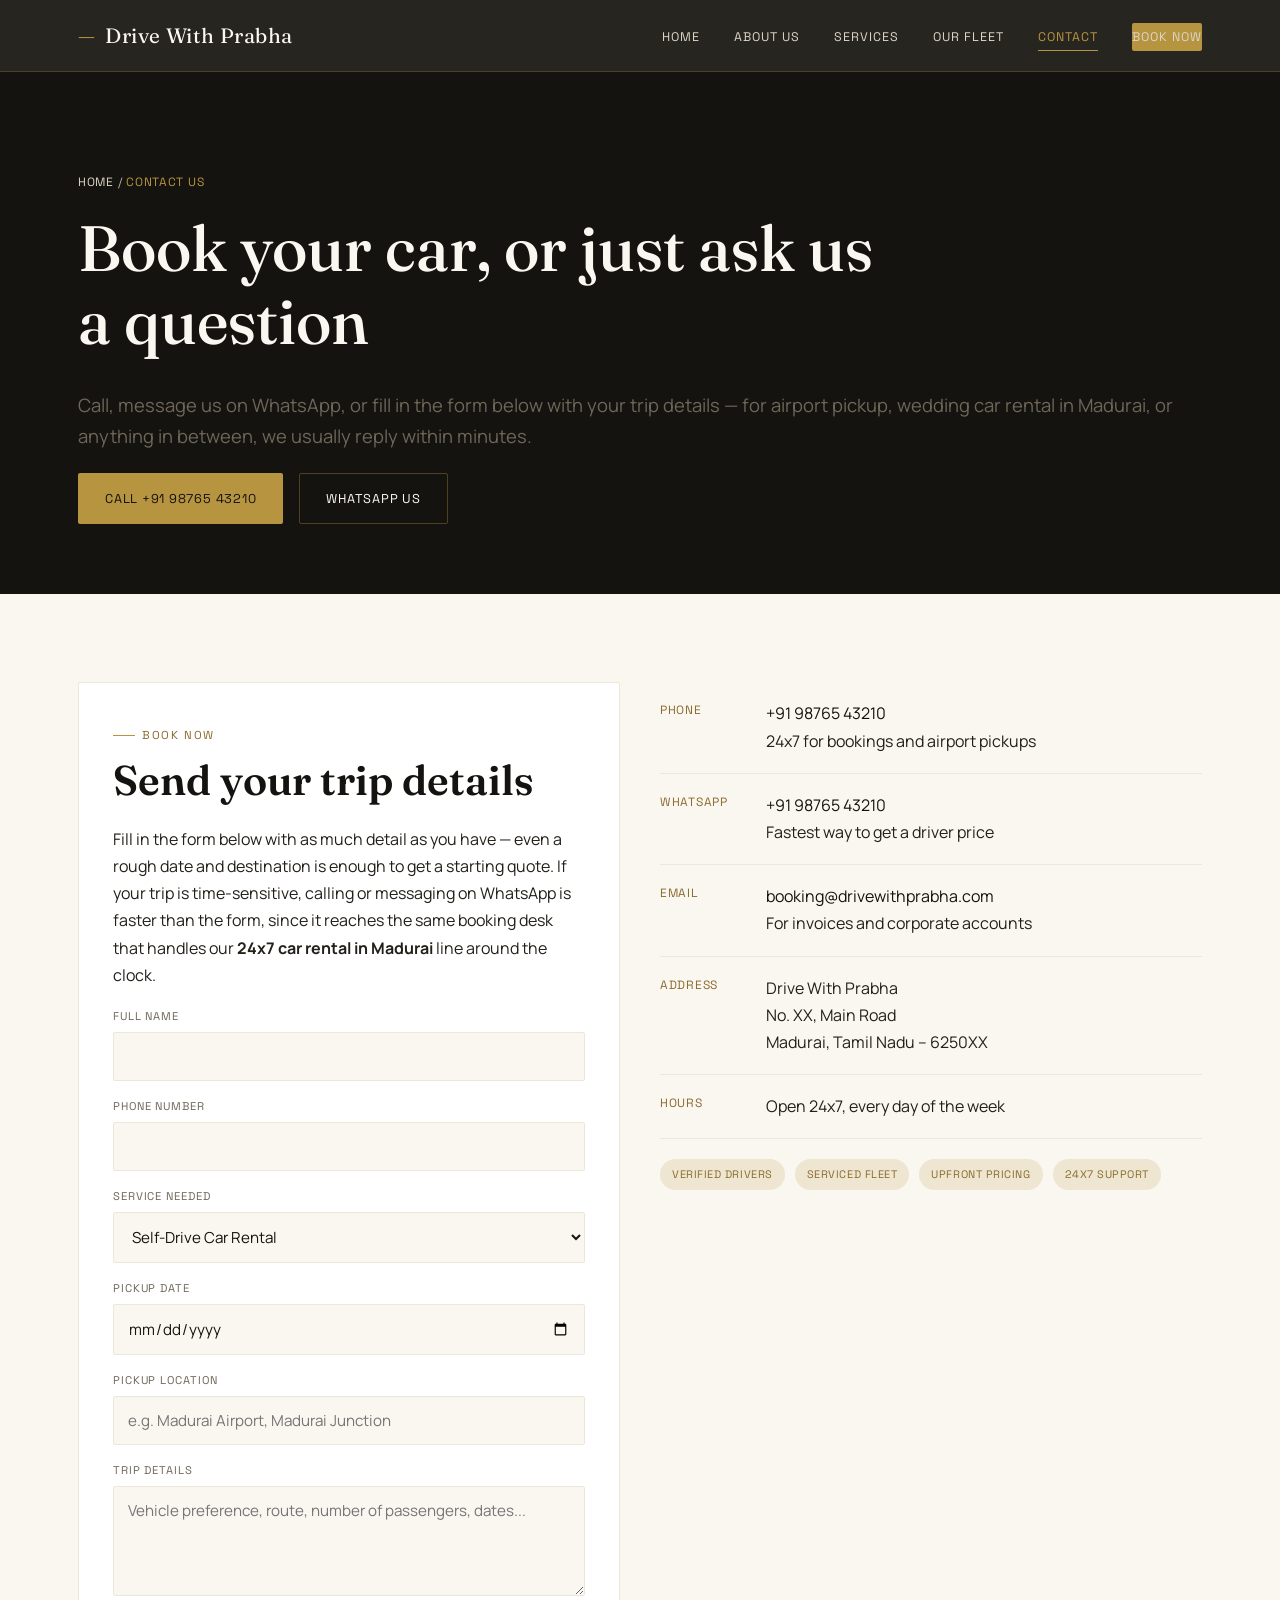
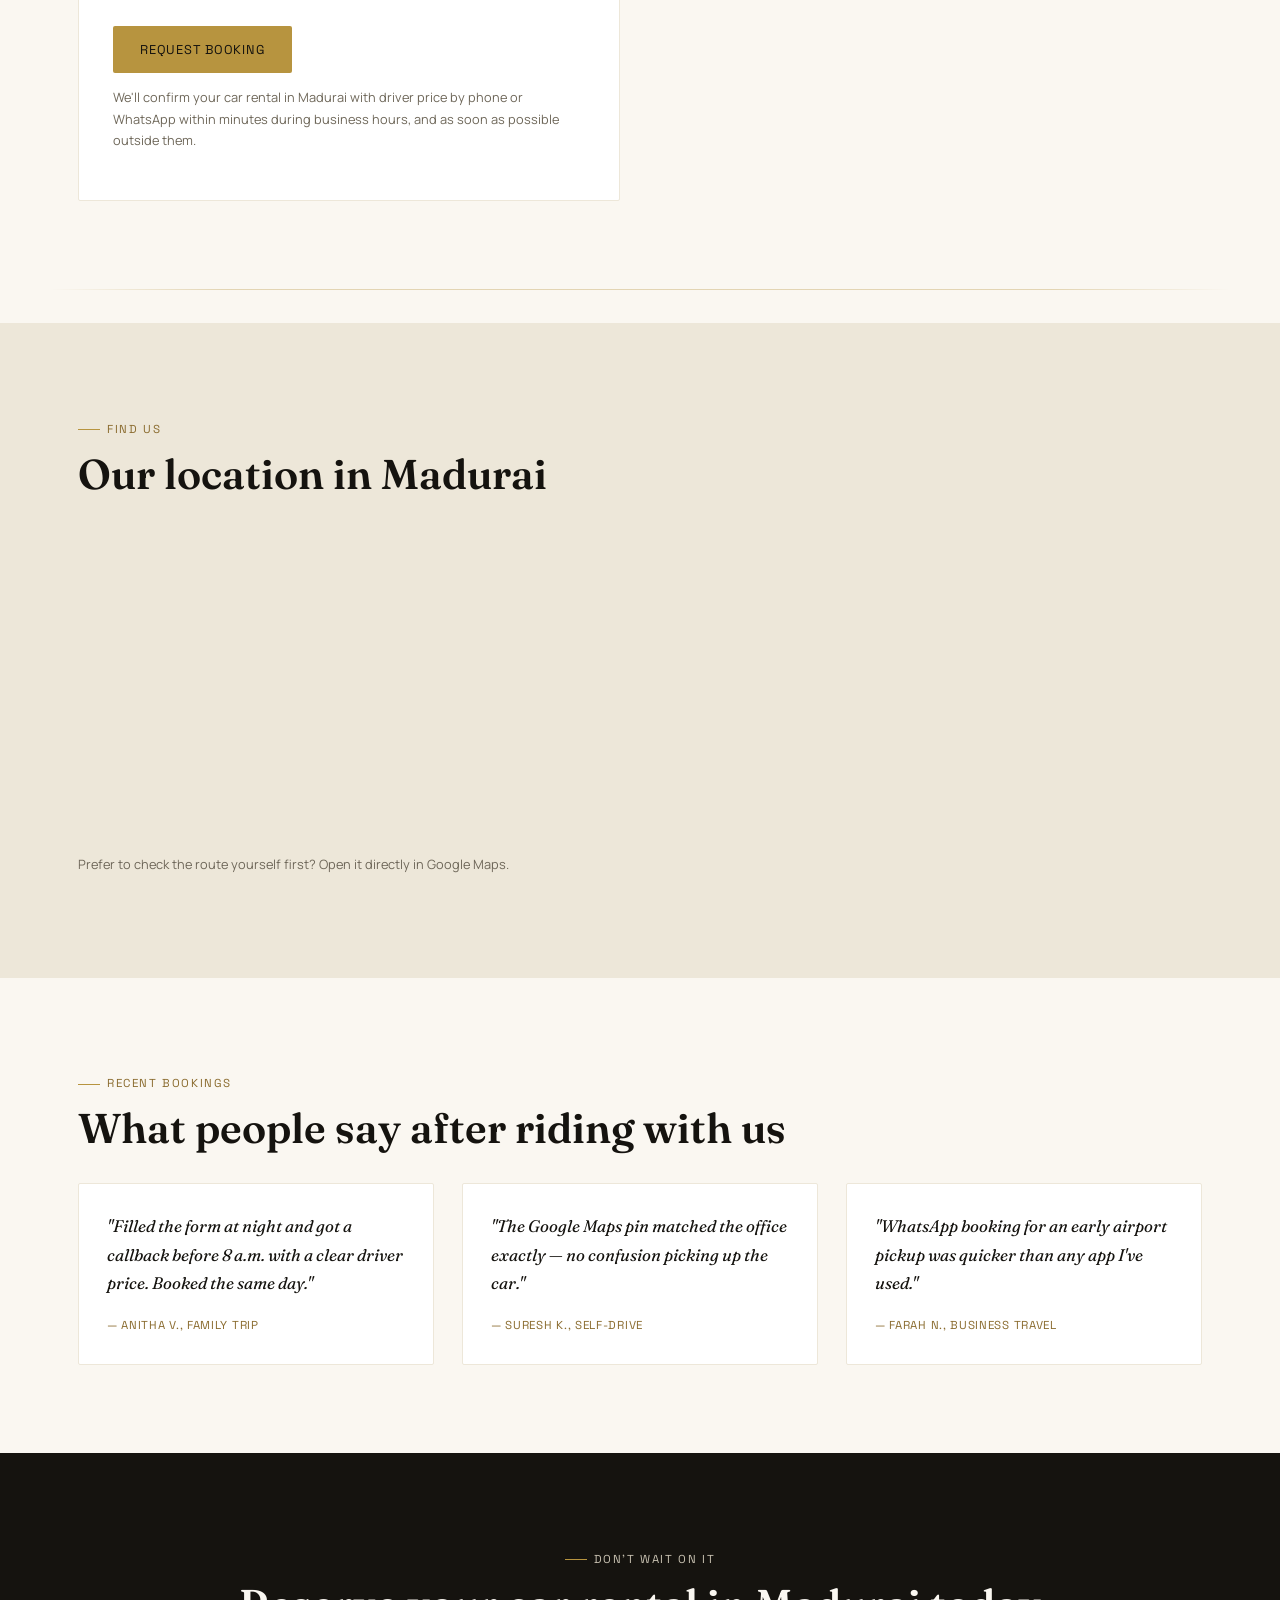
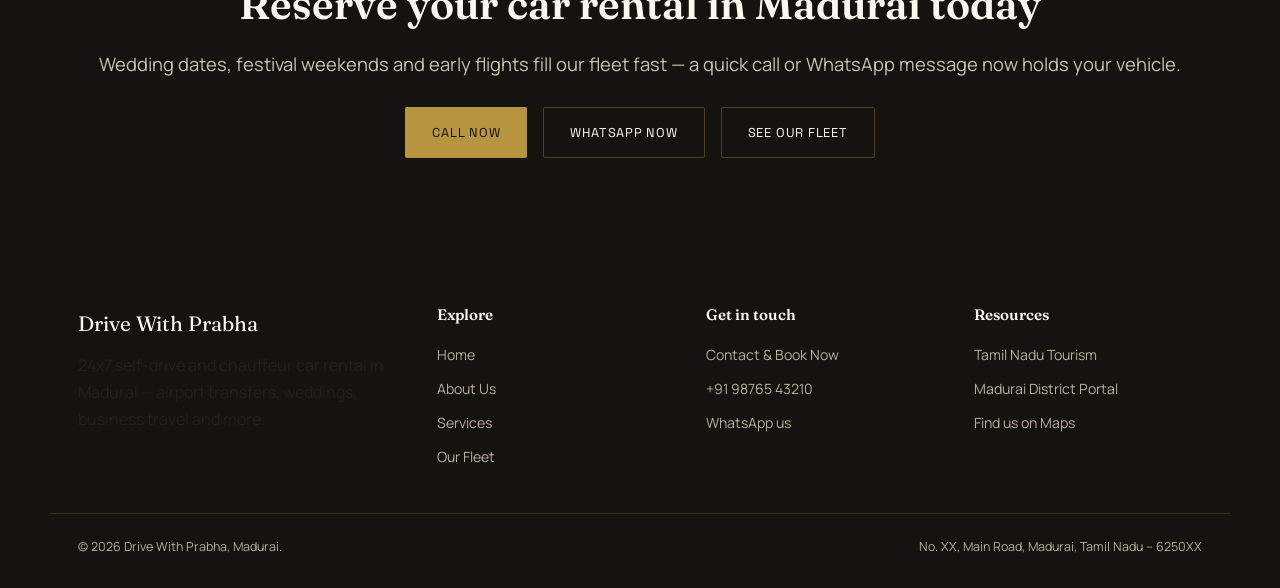
<file: contact.html>
<!DOCTYPE html>
<html lang="en">
<head>
<meta charset="UTF-8">
<meta name="viewport" content="width=device-width, initial-scale=1.0">
<title>Contact & Book Now | Drive With Prabha Car Rental Madurai</title>
<meta name="description" content="Book your car rental in Madurai now. Call, WhatsApp or fill the form for 24x7 airport, wedding & self-drive bookings with upfront driver price.">
<link rel="canonical" href="https://www.drivewithprabha.com/contact.html">
<meta name="robots" content="index, follow">

<meta property="og:type" content="website">
<meta property="og:site_name" content="Drive With Prabha">
<meta property="og:title" content="Contact & Book Now | Drive With Prabha">
<meta property="og:description" content="Reach Drive With Prabha for car rental in Madurai — phone, WhatsApp, email and a quick booking form, with directions and business hours.">
<meta property="og:url" content="https://www.drivewithprabha.com/contact.html">
<meta property="og:image" content="https://www.drivewithprabha.com/images/hero-route-car.svg">

<meta name="twitter:card" content="summary_large_image">
<meta name="twitter:title" content="Contact & Book Now | Drive With Prabha">
<meta name="twitter:description" content="Reach Drive With Prabha for car rental in Madurai — phone, WhatsApp, email and a quick booking form, with directions and business hours.">
<meta name="twitter:image" content="https://www.drivewithprabha.com/images/hero-route-car.svg">

<link rel="preconnect" href="https://fonts.googleapis.com">
<link href="https://fonts.googleapis.com/css2?family=Fraunces:opsz,wght@9..144,400..600&family=Manrope:wght@400;500;600;700&family=Space+Grotesk:wght@400;500&display=swap" rel="stylesheet">
<link rel="stylesheet" href="css/style.css">

<script type="application/ld+json">
{
  "@context": "https://schema.org",
  "@type": "BreadcrumbList",
  "itemListElement": [
    {"@type":"ListItem","position":1,"name":"Home","item":"https://www.drivewithprabha.com/"},
    {"@type":"ListItem","position":2,"name":"Contact Us","item":"https://www.drivewithprabha.com/contact.html"}
  ]
}
</script>
<script type="application/ld+json">
{
  "@context": "https://schema.org",
  "@type": "LocalBusiness",
  "name": "Drive With Prabha",
  "telephone": "+91-98765-43210",
  "email": "booking@drivewithprabha.com",
  "address": {
    "@type": "PostalAddress",
    "streetAddress": "No. XX, Main Road",
    "addressLocality": "Madurai",
    "addressRegion": "Tamil Nadu",
    "postalCode": "6250XX",
    "addressCountry": "IN"
  },
  "openingHoursSpecification": {
    "@type": "OpeningHoursSpecification",
    "dayOfWeek": ["Monday","Tuesday","Wednesday","Thursday","Friday","Saturday","Sunday"],
    "opens": "00:00",
    "closes": "23:59"
  }
}
</script>
</head>
<body>
<a class="skip-link" href="#main">Skip to content</a>

<header class="site">
  <nav class="nav">
    <a href="index.html" class="brand"><span class="mark">—</span> Drive With Prabha</a>
    <ul class="nav-links" id="navLinks">
      <li><a href="index.html">Home</a></li>
      <li><a href="about.html">About Us</a></li>
      <li><a href="services.html">Services</a></li>
      <li><a href="fleet.html">Our Fleet</a></li>
      <li><a href="contact.html" aria-current="page">Contact</a></li>
      <li><a class="nav-cta" href="#book">Book Now</a></li>
    </ul>
    <button class="nav-toggle" aria-label="Toggle menu" aria-expanded="false">☰</button>
  </nav>
</header>

<main id="main">

<section class="page-hero">
  <div class="wrap">
    <p class="breadcrumb"><a href="index.html">Home</a> / <span>Contact Us</span></p>
    <h1>Book your car, or just ask us a question</h1>
    <p class="lede">Call, message us on WhatsApp, or fill in the form below with your trip details — for airport pickup, wedding car rental in Madurai, or anything in between, we usually reply within minutes.</p>
    <div class="btn-row">
      <a href="tel:+919876543210" class="btn btn-gold">Call +91 98765 43210</a>
      <a href="https://wa.me/919876543210" target="_blank" rel="noopener" class="btn btn-outline">WhatsApp Us</a>
    </div>
  </div>
</section>

<section id="book">
  <div class="wrap grid-2" style="align-items:flex-start;">
    <div class="form-panel">
      <p class="eyebrow">Book Now</p>
      <h2 class="mt-0">Send your trip details</h2>
      <p>Fill in the form below with as much detail as you have — even a rough date and destination is enough to get a starting quote. If your trip is time-sensitive, calling or messaging on WhatsApp is faster than the form, since it reaches the same booking desk that handles our <strong>24x7 car rental in Madurai</strong> line around the clock.</p>
      <form aria-label="Car rental booking enquiry form">
        <label for="name">Full name</label>
        <input type="text" id="name" name="name" required autocomplete="name">

        <label for="phone">Phone number</label>
        <input type="tel" id="phone" name="phone" required autocomplete="tel">

        <label for="service">Service needed</label>
        <select id="service" name="service">
          <option>Self-Drive Car Rental</option>
          <option>Chauffeur-Driven Car Rental</option>
          <option>Wedding Car Rental</option>
          <option>Airport Pickup &amp; Drop</option>
          <option>Corporate Travel</option>
          <option>Outstation Trip</option>
          <option>Monthly / Long-Term Rental</option>
          <option>Other</option>
        </select>

        <label for="date">Pickup date</label>
        <input type="date" id="date" name="date">

        <label for="pickup">Pickup location</label>
        <input type="text" id="pickup" name="pickup" placeholder="e.g. Madurai Airport, Madurai Junction">

        <label for="message">Trip details</label>
        <textarea id="message" name="message" placeholder="Vehicle preference, route, number of passengers, dates..."></textarea>

        <div class="btn-row" style="margin-top:22px;">
          <button type="submit" class="btn btn-gold">Request Booking</button>
        </div>
        <p class="form-note">We'll confirm your car rental in Madurai with driver price by phone or WhatsApp within minutes during business hours, and as soon as possible outside them.</p>
      </form>
    </div>

    <div>
      <div class="contact-block">
        <span class="ic">Phone</span>
        <div><a href="tel:+919876543210">+91 98765 43210</a><p style="margin:0;">24x7 for bookings and airport pickups</p></div>
      </div>
      <div class="contact-block">
        <span class="ic">WhatsApp</span>
        <div><a href="https://wa.me/919876543210" target="_blank" rel="noopener">+91 98765 43210</a><p style="margin:0;">Fastest way to get a driver price</p></div>
      </div>
      <div class="contact-block">
        <span class="ic">Email</span>
        <div><a href="mailto:booking@drivewithprabha.com">booking@drivewithprabha.com</a><p style="margin:0;">For invoices and corporate accounts</p></div>
      </div>
      <div class="contact-block">
        <span class="ic">Address</span>
        <div><p style="margin:0;">Drive With Prabha<br>No. XX, Main Road<br>Madurai, Tamil Nadu – 6250XX</p></div>
      </div>
      <div class="contact-block">
        <span class="ic">Hours</span>
        <div><p style="margin:0;">Open 24x7, every day of the week</p></div>
      </div>

      <div class="tag-list" style="margin-top:20px;">
        <span>Verified drivers</span>
        <span>Serviced fleet</span>
        <span>Upfront pricing</span>
        <span>24x7 support</span>
      </div>
    </div>
  </div>
</section>

<div class="route-divider" aria-hidden="true"><hr class="route-rule"></div>

<section class="bg-mist">
  <div class="wrap">
    <p class="eyebrow">Find us</p>
    <h2>Our location in Madurai</h2>
    <div class="map-embed" style="margin-top:20px;">
      <iframe src="https://maps.google.com/maps?q=Madurai%2C%20Tamil%20Nadu&t=&z=13&ie=UTF8&iwloc=&output=embed" title="Map showing Drive With Prabha car rental location in Madurai" loading="lazy" referrerpolicy="no-referrer-when-downgrade"></iframe>
    </div>
    <p class="form-note">Prefer to check the route yourself first? Open it directly in <a href="https://maps.google.com" target="_blank" rel="noopener">Google Maps</a>.</p>
  </div>
</section>

<section>
  <div class="wrap">
    <p class="eyebrow">Recent bookings</p>
    <h2>What people say after riding with us</h2>
    <div class="grid-3" style="margin-top:30px;">
      <div class="testimonial reveal"><p>"Filled the form at night and got a callback before 8 a.m. with a clear driver price. Booked the same day."</p><div class="who">— Anitha V., Family trip</div></div>
      <div class="testimonial reveal"><p>"The Google Maps pin matched the office exactly — no confusion picking up the car."</p><div class="who">— Suresh K., Self-drive</div></div>
      <div class="testimonial reveal"><p>"WhatsApp booking for an early airport pickup was quicker than any app I've used."</p><div class="who">— Farah N., Business travel</div></div>
    </div>
  </div>
</section>

<section class="bg-ink center">
  <div class="wrap">
    <p class="eyebrow">Don't wait on it</p>
    <h2>Reserve your car rental in Madurai today</h2>
    <p class="lede" style="margin:0 auto 26px;">Wedding dates, festival weekends and early flights fill our fleet fast — a quick call or WhatsApp message now holds your vehicle.</p>
    <div class="btn-row" style="justify-content:center;">
      <a href="tel:+919876543210" class="btn btn-gold">Call Now</a>
      <a href="https://wa.me/919876543210" target="_blank" rel="noopener" class="btn btn-outline">WhatsApp Now</a>
      <a href="fleet.html" class="btn btn-outline">See Our Fleet</a>
    </div>
  </div>
</section>

</main>

<footer class="site">
  <div class="wrap footer-grid">
    <div>
      <div class="footer-brand">Drive With Prabha</div>
      <p style="max-width:32ch;">24x7 self-drive and chauffeur car rental in Madurai — airport transfers, weddings, business travel and more.</p>
    </div>
    <div>
      <h4>Explore</h4>
      <a href="index.html">Home</a>
      <a href="about.html">About Us</a>
      <a href="services.html">Services</a>
      <a href="fleet.html">Our Fleet</a>
    </div>
    <div>
      <h4>Get in touch</h4>
      <a href="contact.html">Contact &amp; Book Now</a>
      <a href="tel:+919876543210">+91 98765 43210</a>
      <a href="https://wa.me/919876543210" target="_blank" rel="noopener">WhatsApp us</a>
    </div>
    <div>
      <h4>Resources</h4>
      <a href="https://www.tamilnadutourism.tn.gov.in" target="_blank" rel="noopener">Tamil Nadu Tourism</a>
      <a href="https://madurai.nic.in" target="_blank" rel="noopener">Madurai District Portal</a>
      <a href="https://maps.google.com" target="_blank" rel="noopener">Find us on Maps</a>
    </div>
  </div>
  <div class="footer-bottom">
    <span>© <span id="year"></span> Drive With Prabha, Madurai.</span>
    <span>No. XX, Main Road, Madurai, Tamil Nadu – 6250XX</span>
  </div>
</footer>

<script src="js/script.js"></script>
</body>
</html>
</file>
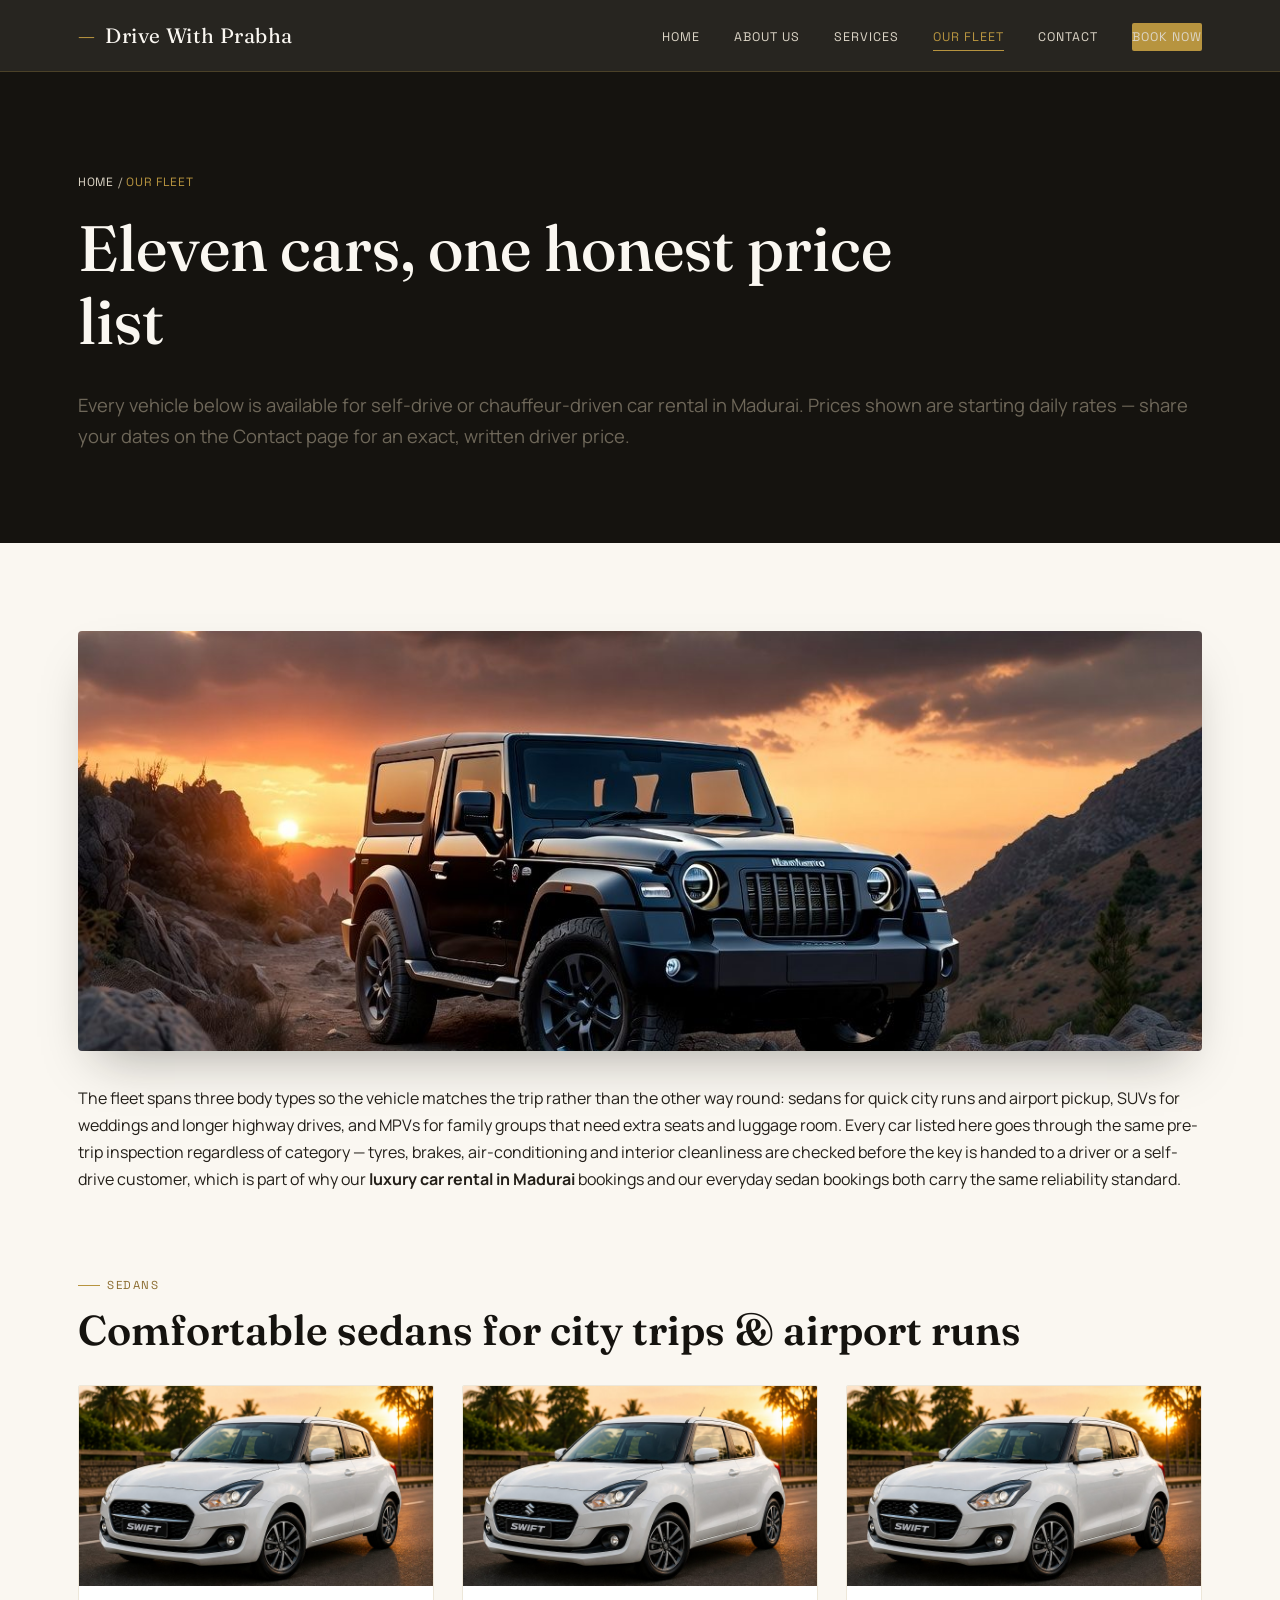
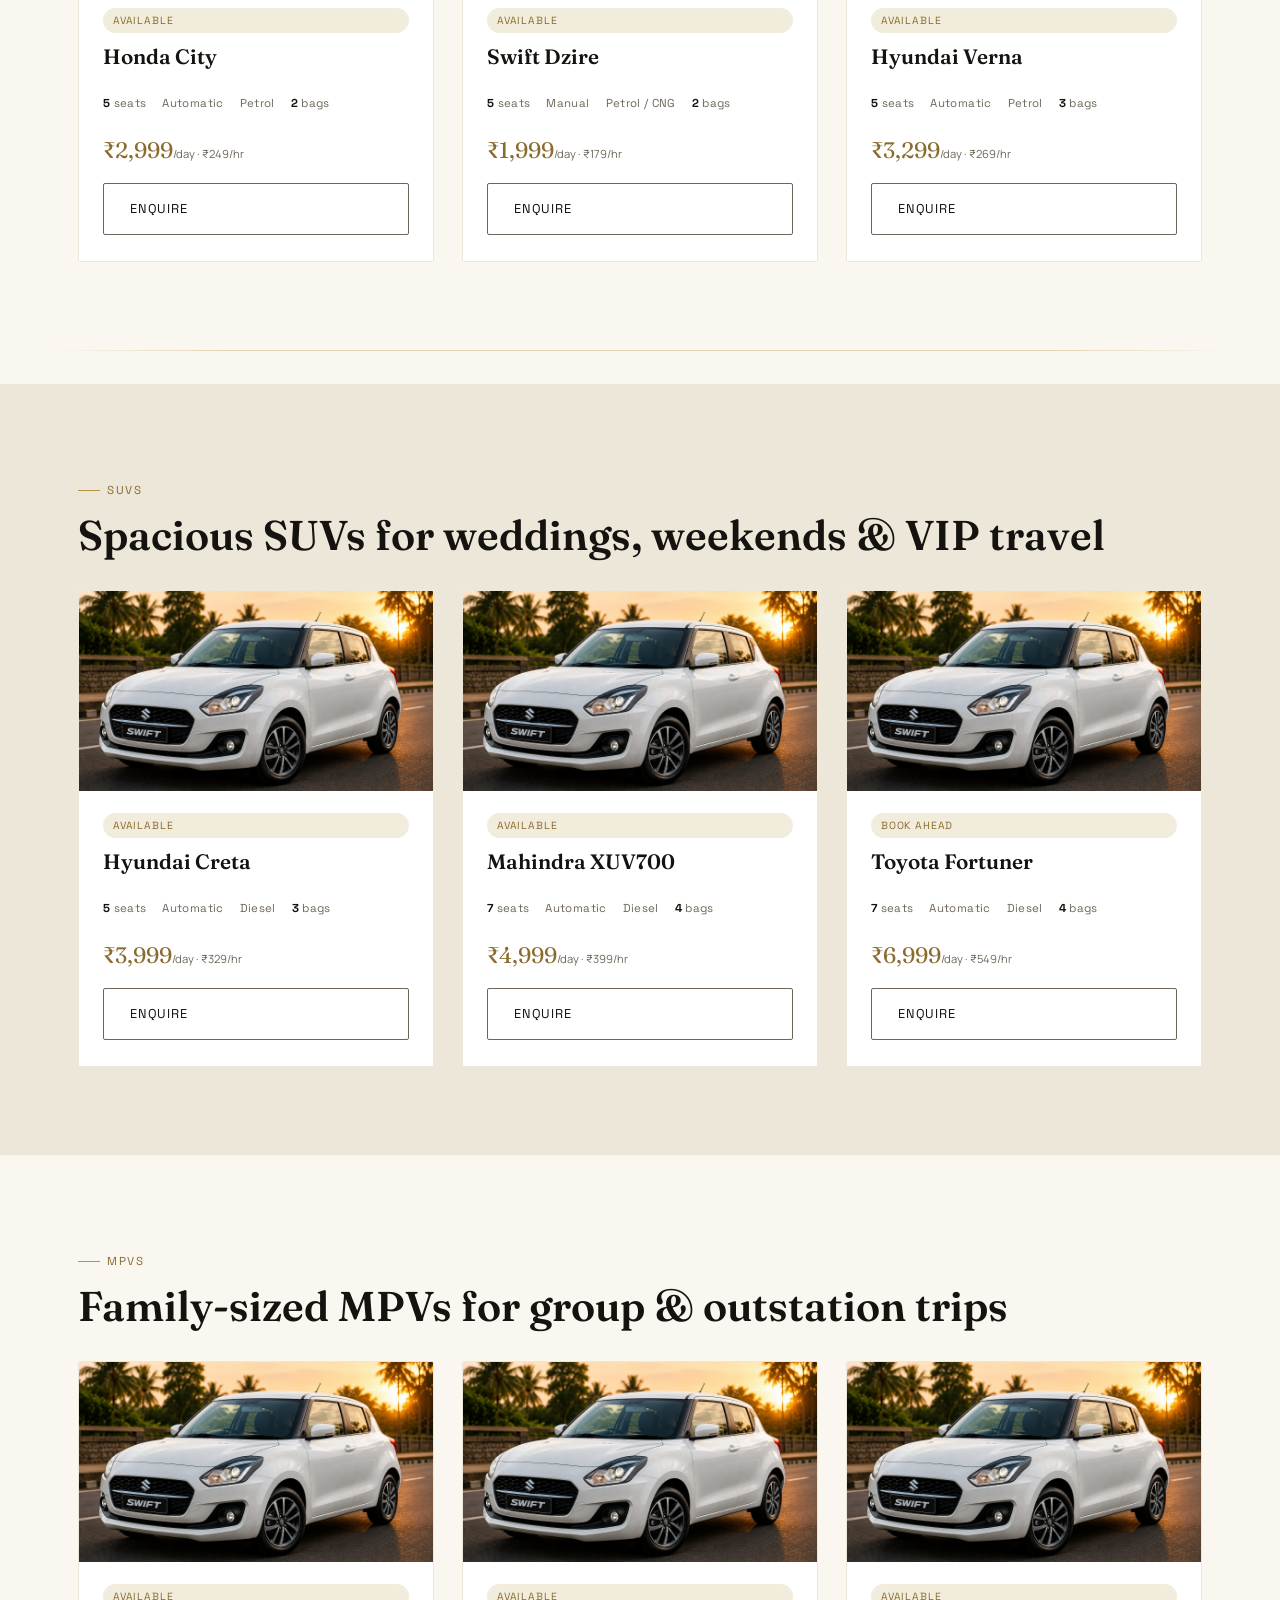
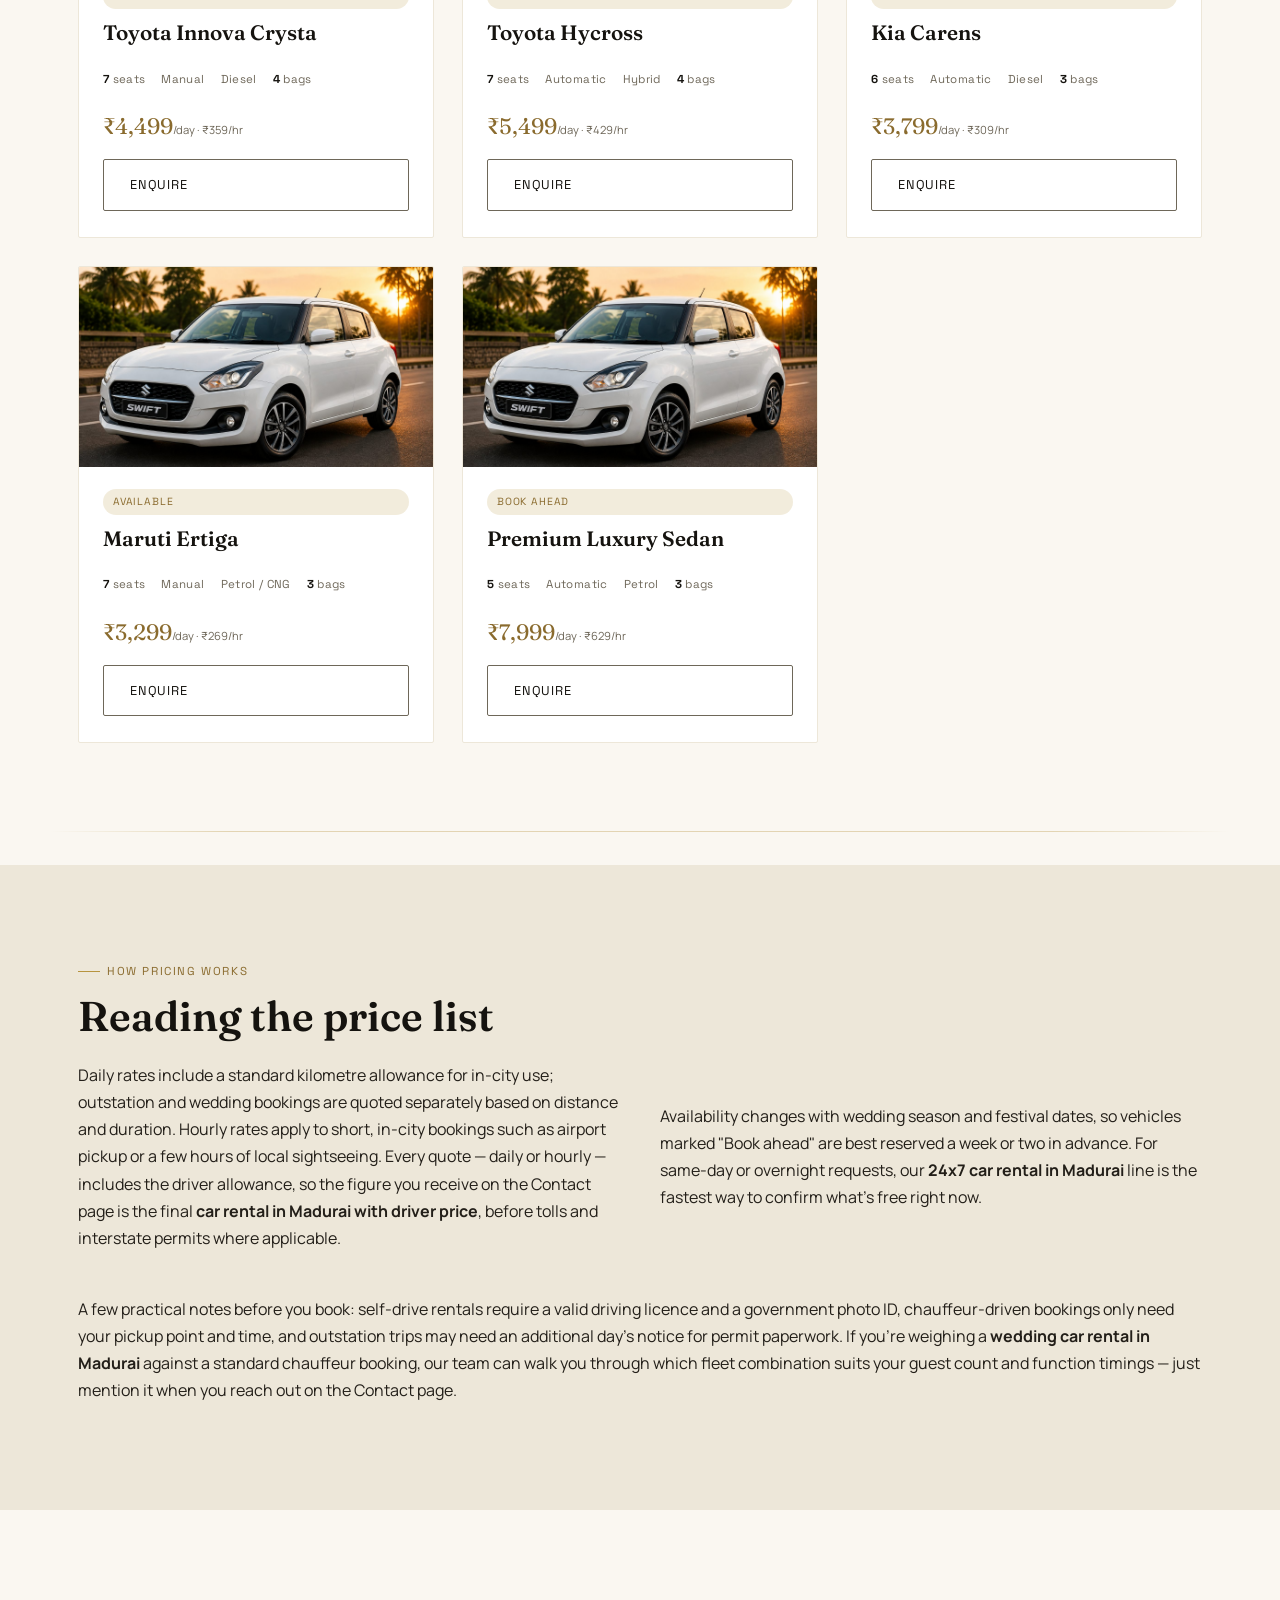
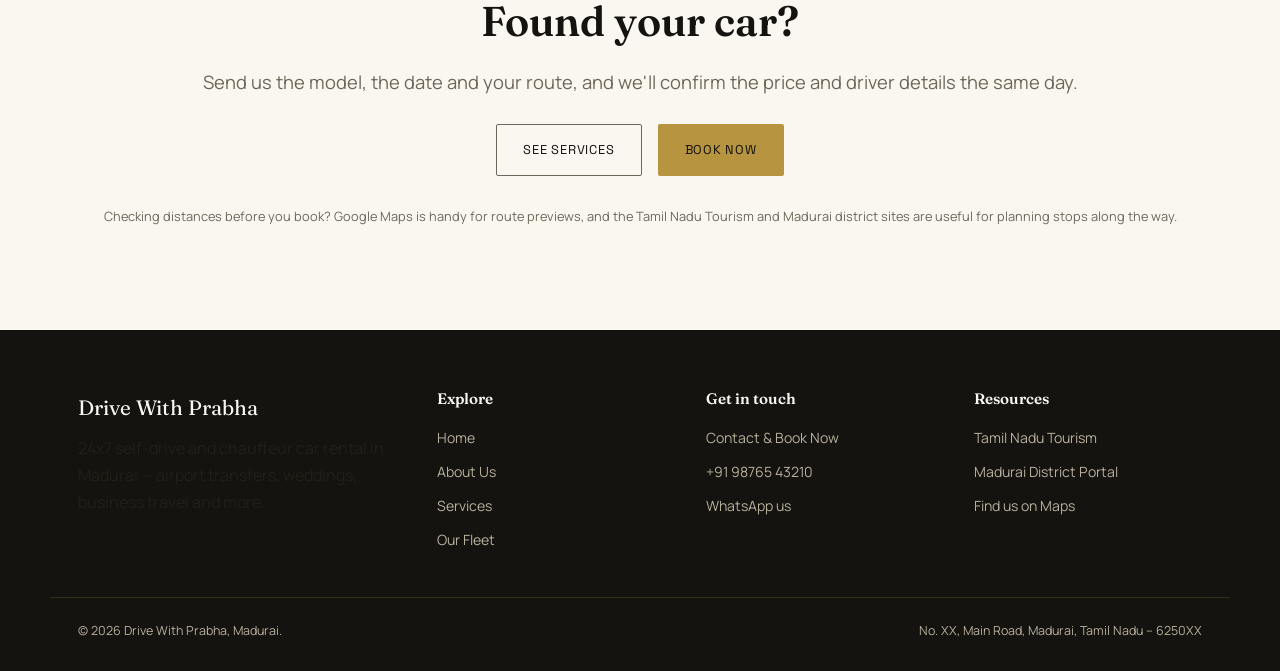
<file: fleet.html>
<!DOCTYPE html>
<html lang="en">
<head>
<meta charset="UTF-8">
<meta name="viewport" content="width=device-width, initial-scale=1.0">
<title>Our Fleet | Car Rental Madurai | Drive With Prabha</title>
<meta name="description" content="Browse the Drive With Prabha fleet in Madurai: Innova Crysta, XUV700, Creta, Fortuner, City & more, with seating, price and availability.">
<link rel="canonical" href="https://www.drivewithprabha.com/fleet.html">
<meta name="robots" content="index, follow">

<meta property="og:type" content="website">
<meta property="og:site_name" content="Drive With Prabha">
<meta property="og:title" content="Our Fleet | Car Rental Madurai | Drive With Prabha">
<meta property="og:description" content="Sedans, SUVs and MPVs available for self-drive and chauffeur car rental in Madurai, with pricing and specifications for each vehicle.">
<meta property="og:url" content="https://www.drivewithprabha.com/fleet.html">
<meta property="og:image" content="https://www.drivewithprabha.com/images/thar-offroad.jpg">

<meta name="twitter:card" content="summary_large_image">
<meta name="twitter:title" content="Our Fleet | Car Rental Madurai | Drive With Prabha">
<meta name="twitter:description" content="Sedans, SUVs and MPVs available for self-drive and chauffeur car rental in Madurai, with pricing and specifications for each vehicle.">
<meta name="twitter:image" content="https://www.drivewithprabha.com/images/thar-offroad.jpg">

<link rel="preconnect" href="https://fonts.googleapis.com">
<link href="https://fonts.googleapis.com/css2?family=Fraunces:opsz,wght@9..144,400..600&family=Manrope:wght@400;500;600;700&family=Space+Grotesk:wght@400;500&display=swap" rel="stylesheet">
<link rel="stylesheet" href="css/style.css">

<script type="application/ld+json">
{
  "@context": "https://schema.org",
  "@type": "BreadcrumbList",
  "itemListElement": [
    {"@type":"ListItem","position":1,"name":"Home","item":"https://www.drivewithprabha.com/"},
    {"@type":"ListItem","position":2,"name":"Our Fleet","item":"https://www.drivewithprabha.com/fleet.html"}
  ]
}
</script>
</head>
<body>
<a class="skip-link" href="#main">Skip to content</a>

<header class="site">
  <nav class="nav">
    <a href="index.html" class="brand"><span class="mark">—</span> Drive With Prabha</a>
    <ul class="nav-links" id="navLinks">
      <li><a href="index.html">Home</a></li>
      <li><a href="about.html">About Us</a></li>
      <li><a href="services.html">Services</a></li>
      <li><a href="fleet.html" aria-current="page">Our Fleet</a></li>
      <li><a href="contact.html">Contact</a></li>
      <li><a class="nav-cta" href="contact.html">Book Now</a></li>
    </ul>
    <button class="nav-toggle" aria-label="Toggle menu" aria-expanded="false">☰</button>
  </nav>
</header>

<main id="main">

<section class="page-hero">
  <div class="wrap">
    <p class="breadcrumb"><a href="index.html">Home</a> / <span>Our Fleet</span></p>
    <h1>Eleven cars, one honest price list</h1>
    <p class="lede">Every vehicle below is available for self-drive or chauffeur-driven car rental in Madurai. Prices shown are starting daily rates — share your dates on the Contact page for an exact, written driver price.</p>
  </div>
</section>

<section style="padding-bottom:0;">
  <div class="wrap">
    <div class="photo-banner" style="margin-bottom:34px;">
      <img src="images/thar-offroad.jpg" alt="Rugged SUV from the Drive With Prabha fleet on a hill road at sunset, representative of the SUVs available for wedding, weekend and highway car rental in Madurai" width="1168" height="784" loading="lazy" style="max-height:420px;">
    </div>
    <p>The fleet spans three body types so the vehicle matches the trip rather than the other way round: sedans for quick city runs and airport pickup, SUVs for weddings and longer highway drives, and MPVs for family groups that need extra seats and luggage room. Every car listed here goes through the same pre-trip inspection regardless of category — tyres, brakes, air-conditioning and interior cleanliness are checked before the key is handed to a driver or a self-drive customer, which is part of why our <strong>luxury car rental in Madurai</strong> bookings and our everyday sedan bookings both carry the same reliability standard.</p>
  </div>
</section>

<section style="padding-top:56px;">
  <div class="wrap">
    <p class="eyebrow">Sedans</p>
    <h2>Comfortable sedans for city trips &amp; airport runs</h2>
    <div class="grid-3" style="margin-top:30px;">

      <article class="fleet-card reveal">
        <div class="fleet-art"><img src="images/fleet-car-photo.jpg" alt="Honda City available for car rental in Madurai" width="1536" height="1024" loading="lazy"></div>
        <div class="fleet-body">
          <span class="status">Available</span>
          <h3>Honda City</h3>
          <div class="fleet-specs">
            <span><strong>5</strong> seats</span><span>Automatic</span><span>Petrol</span><span><strong>2</strong> bags</span>
          </div>
          <div class="fleet-price">₹2,999<small>/day · ₹249/hr</small></div>
          <a href="contact.html" class="btn btn-outline on-light">Enquire</a>
        </div>
      </article>

      <article class="fleet-card reveal">
        <div class="fleet-art"><img src="images/fleet-car-photo.jpg" alt="Swift Dzire available for self-drive car rental in Madurai" width="1536" height="1024" loading="lazy"></div>
        <div class="fleet-body">
          <span class="status">Available</span>
          <h3>Swift Dzire</h3>
          <div class="fleet-specs">
            <span><strong>5</strong> seats</span><span>Manual</span><span>Petrol / CNG</span><span><strong>2</strong> bags</span>
          </div>
          <div class="fleet-price">₹1,999<small>/day · ₹179/hr</small></div>
          <a href="contact.html" class="btn btn-outline on-light">Enquire</a>
        </div>
      </article>

      <article class="fleet-card reveal">
        <div class="fleet-art"><img src="images/fleet-car-photo.jpg" alt="Hyundai Verna available for luxury car rental in Madurai" width="1536" height="1024" loading="lazy"></div>
        <div class="fleet-body">
          <span class="status">Available</span>
          <h3>Hyundai Verna</h3>
          <div class="fleet-specs">
            <span><strong>5</strong> seats</span><span>Automatic</span><span>Petrol</span><span><strong>3</strong> bags</span>
          </div>
          <div class="fleet-price">₹3,299<small>/day · ₹269/hr</small></div>
          <a href="contact.html" class="btn btn-outline on-light">Enquire</a>
        </div>
      </article>

    </div>
  </div>
</section>

<div class="route-divider" aria-hidden="true"><hr class="route-rule"></div>

<section class="bg-mist">
  <div class="wrap">
    <p class="eyebrow">SUVs</p>
    <h2>Spacious SUVs for weddings, weekends &amp; VIP travel</h2>
    <div class="grid-3" style="margin-top:30px;">

      <article class="fleet-card reveal">
        <div class="fleet-art"><img src="images/fleet-car-photo.jpg" alt="Hyundai Creta available for car rental in Madurai" width="1536" height="1024" loading="lazy"></div>
        <div class="fleet-body">
          <span class="status">Available</span>
          <h3>Hyundai Creta</h3>
          <div class="fleet-specs">
            <span><strong>5</strong> seats</span><span>Automatic</span><span>Diesel</span><span><strong>3</strong> bags</span>
          </div>
          <div class="fleet-price">₹3,999<small>/day · ₹329/hr</small></div>
          <a href="contact.html" class="btn btn-outline on-light">Enquire</a>
        </div>
      </article>

      <article class="fleet-card reveal">
        <div class="fleet-art"><img src="images/fleet-car-photo.jpg" alt="Mahindra XUV700 available for luxury car rental in Madurai" width="1536" height="1024" loading="lazy"></div>
        <div class="fleet-body">
          <span class="status">Available</span>
          <h3>Mahindra XUV700</h3>
          <div class="fleet-specs">
            <span><strong>7</strong> seats</span><span>Automatic</span><span>Diesel</span><span><strong>4</strong> bags</span>
          </div>
          <div class="fleet-price">₹4,999<small>/day · ₹399/hr</small></div>
          <a href="contact.html" class="btn btn-outline on-light">Enquire</a>
        </div>
      </article>

      <article class="fleet-card reveal">
        <div class="fleet-art"><img src="images/fleet-car-photo.jpg" alt="Toyota Fortuner available for wedding car rental in Madurai" width="1536" height="1024" loading="lazy"></div>
        <div class="fleet-body">
          <span class="status">Book ahead</span>
          <h3>Toyota Fortuner</h3>
          <div class="fleet-specs">
            <span><strong>7</strong> seats</span><span>Automatic</span><span>Diesel</span><span><strong>4</strong> bags</span>
          </div>
          <div class="fleet-price">₹6,999<small>/day · ₹549/hr</small></div>
          <a href="contact.html" class="btn btn-outline on-light">Enquire</a>
        </div>
      </article>

    </div>
  </div>
</section>

<section>
  <div class="wrap">
    <p class="eyebrow">MPVs</p>
    <h2>Family-sized MPVs for group &amp; outstation trips</h2>
    <div class="grid-3" style="margin-top:30px;">

      <article class="fleet-card reveal">
        <div class="fleet-art"><img src="images/fleet-car-photo.jpg" alt="Toyota Innova Crysta available for family car rental in Madurai" width="1536" height="1024" loading="lazy"></div>
        <div class="fleet-body">
          <span class="status">Available</span>
          <h3>Toyota Innova Crysta</h3>
          <div class="fleet-specs">
            <span><strong>7</strong> seats</span><span>Manual</span><span>Diesel</span><span><strong>4</strong> bags</span>
          </div>
          <div class="fleet-price">₹4,499<small>/day · ₹359/hr</small></div>
          <a href="contact.html" class="btn btn-outline on-light">Enquire</a>
        </div>
      </article>

      <article class="fleet-card reveal">
        <div class="fleet-art"><img src="images/fleet-car-photo.jpg" alt="Toyota Hycross available for car rental in Madurai with driver" width="1536" height="1024" loading="lazy"></div>
        <div class="fleet-body">
          <span class="status">Available</span>
          <h3>Toyota Hycross</h3>
          <div class="fleet-specs">
            <span><strong>7</strong> seats</span><span>Automatic</span><span>Hybrid</span><span><strong>4</strong> bags</span>
          </div>
          <div class="fleet-price">₹5,499<small>/day · ₹429/hr</small></div>
          <a href="contact.html" class="btn btn-outline on-light">Enquire</a>
        </div>
      </article>

      <article class="fleet-card reveal">
        <div class="fleet-art"><img src="images/fleet-car-photo.jpg" alt="Kia Carens available for family trip car rental in Madurai" width="1536" height="1024" loading="lazy"></div>
        <div class="fleet-body">
          <span class="status">Available</span>
          <h3>Kia Carens</h3>
          <div class="fleet-specs">
            <span><strong>6</strong> seats</span><span>Automatic</span><span>Diesel</span><span><strong>3</strong> bags</span>
          </div>
          <div class="fleet-price">₹3,799<small>/day · ₹309/hr</small></div>
          <a href="contact.html" class="btn btn-outline on-light">Enquire</a>
        </div>
      </article>

      <article class="fleet-card reveal">
        <div class="fleet-art"><img src="images/fleet-car-photo.jpg" alt="Maruti Ertiga available for affordable car rental in Madurai" width="1536" height="1024" loading="lazy"></div>
        <div class="fleet-body">
          <span class="status">Available</span>
          <h3>Maruti Ertiga</h3>
          <div class="fleet-specs">
            <span><strong>7</strong> seats</span><span>Manual</span><span>Petrol / CNG</span><span><strong>3</strong> bags</span>
          </div>
          <div class="fleet-price">₹3,299<small>/day · ₹269/hr</small></div>
          <a href="contact.html" class="btn btn-outline on-light">Enquire</a>
        </div>
      </article>

      <article class="fleet-card reveal">
        <div class="fleet-art"><img src="images/fleet-car-photo.jpg" alt="premium luxury sedan available for corporate car rental in Madurai" width="1536" height="1024" loading="lazy"></div>
        <div class="fleet-body">
          <span class="status">Book ahead</span>
          <h3>Premium Luxury Sedan</h3>
          <div class="fleet-specs">
            <span><strong>5</strong> seats</span><span>Automatic</span><span>Petrol</span><span><strong>3</strong> bags</span>
          </div>
          <div class="fleet-price">₹7,999<small>/day · ₹629/hr</small></div>
          <a href="contact.html" class="btn btn-outline on-light">Enquire</a>
        </div>
      </article>

    </div>
  </div>
</section>

<div class="route-divider" aria-hidden="true"><hr class="route-rule"></div>

<section class="bg-mist">
  <div class="wrap">
    <p class="eyebrow">How pricing works</p>
    <h2>Reading the price list</h2>
    <div class="grid-2">
      <p>Daily rates include a standard kilometre allowance for in-city use; outstation and wedding bookings are quoted separately based on distance and duration. Hourly rates apply to short, in-city bookings such as airport pickup or a few hours of local sightseeing. Every quote — daily or hourly — includes the driver allowance, so the figure you receive on the <a href="contact.html">Contact page</a> is the final <strong>car rental in Madurai with driver price</strong>, before tolls and interstate permits where applicable.</p>
      <p>Availability changes with wedding season and festival dates, so vehicles marked "Book ahead" are best reserved a week or two in advance. For same-day or overnight requests, our <strong>24x7 car rental in Madurai</strong> line is the fastest way to confirm what's free right now.</p>
    </div>
    <p style="margin-top:26px;">A few practical notes before you book: self-drive rentals require a valid driving licence and a government photo ID, chauffeur-driven bookings only need your pickup point and time, and outstation trips may need an additional day's notice for permit paperwork. If you're weighing a <strong>wedding car rental in Madurai</strong> against a standard chauffeur booking, our team can walk you through which fleet combination suits your guest count and function timings — just mention it when you reach out on the <a href="contact.html">Contact page</a>.</p>
  </div>
</section>

<section class="center">
  <div class="wrap">
    <h2>Found your car?</h2>
    <p class="lede" style="margin:0 auto 26px;">Send us the model, the date and your route, and we'll confirm the price and driver details the same day.</p>
    <div class="btn-row" style="justify-content:center;">
      <a href="services.html" class="btn btn-outline on-light">See Services</a>
      <a href="contact.html" class="btn btn-gold">Book Now</a>
    </div>
    <p class="form-note" style="margin-top:30px;">Checking distances before you book? <a href="https://maps.google.com" target="_blank" rel="noopener">Google Maps</a> is handy for route previews, and the <a href="https://www.tamilnadutourism.tn.gov.in" target="_blank" rel="noopener">Tamil Nadu Tourism</a> and <a href="https://madurai.nic.in" target="_blank" rel="noopener">Madurai district</a> sites are useful for planning stops along the way.</p>
  </div>
</section>

</main>

<footer class="site">
  <div class="wrap footer-grid">
    <div>
      <div class="footer-brand">Drive With Prabha</div>
      <p style="max-width:32ch;">24x7 self-drive and chauffeur car rental in Madurai — airport transfers, weddings, business travel and more.</p>
    </div>
    <div>
      <h4>Explore</h4>
      <a href="index.html">Home</a>
      <a href="about.html">About Us</a>
      <a href="services.html">Services</a>
      <a href="fleet.html">Our Fleet</a>
    </div>
    <div>
      <h4>Get in touch</h4>
      <a href="contact.html">Contact &amp; Book Now</a>
      <a href="tel:+919876543210">+91 98765 43210</a>
      <a href="https://wa.me/919876543210" target="_blank" rel="noopener">WhatsApp us</a>
    </div>
    <div>
      <h4>Resources</h4>
      <a href="https://www.tamilnadutourism.tn.gov.in" target="_blank" rel="noopener">Tamil Nadu Tourism</a>
      <a href="https://madurai.nic.in" target="_blank" rel="noopener">Madurai District Portal</a>
      <a href="https://maps.google.com" target="_blank" rel="noopener">Find us on Maps</a>
    </div>
  </div>
  <div class="footer-bottom">
    <span>© <span id="year"></span> Drive With Prabha, Madurai.</span>
    <span>No. XX, Main Road, Madurai, Tamil Nadu – 6250XX</span>
  </div>
</footer>

<div class="book-bar">
  <a href="tel:+919876543210" class="btn btn-outline">Call</a>
  <a href="https://wa.me/919876543210" target="_blank" rel="noopener" class="btn btn-outline">WhatsApp</a>
  <a href="contact.html" class="btn btn-gold">Book Now</a>
</div>

<script src="js/script.js"></script>
</body>
</html>
</file>
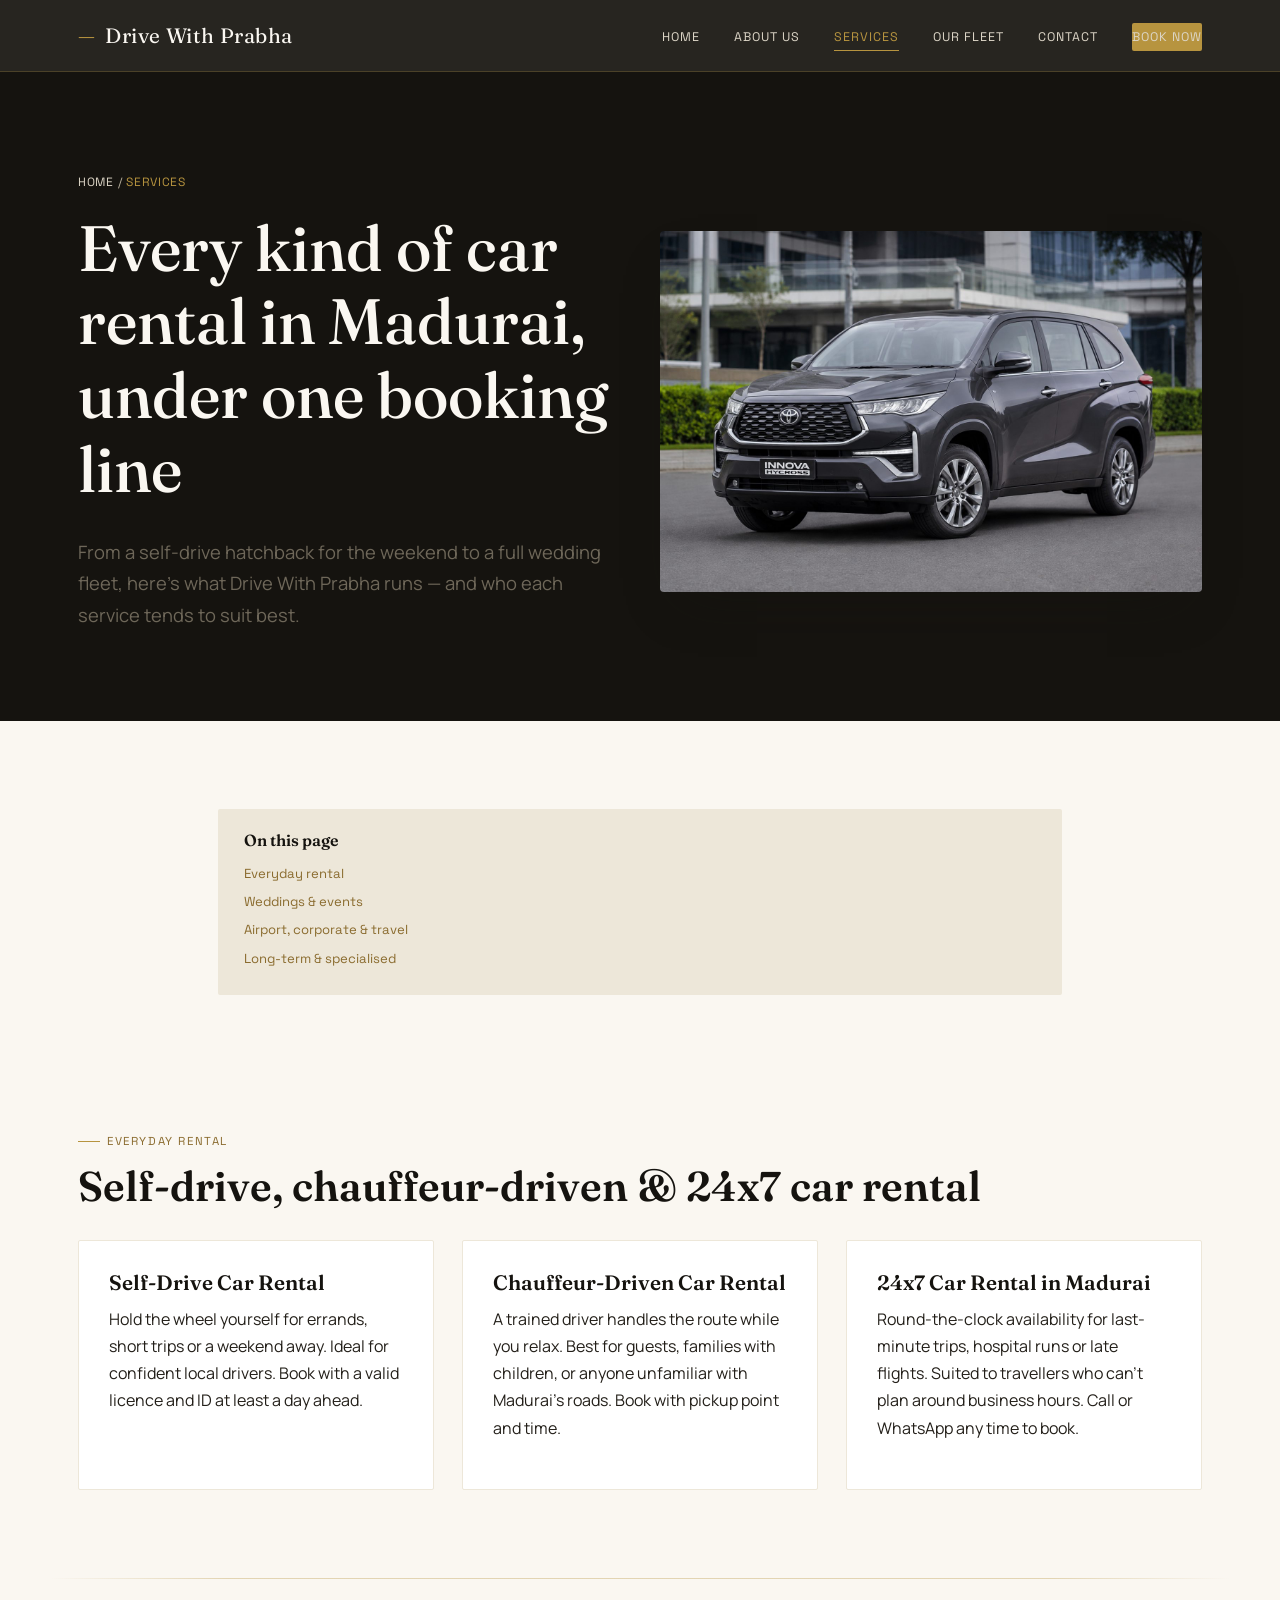
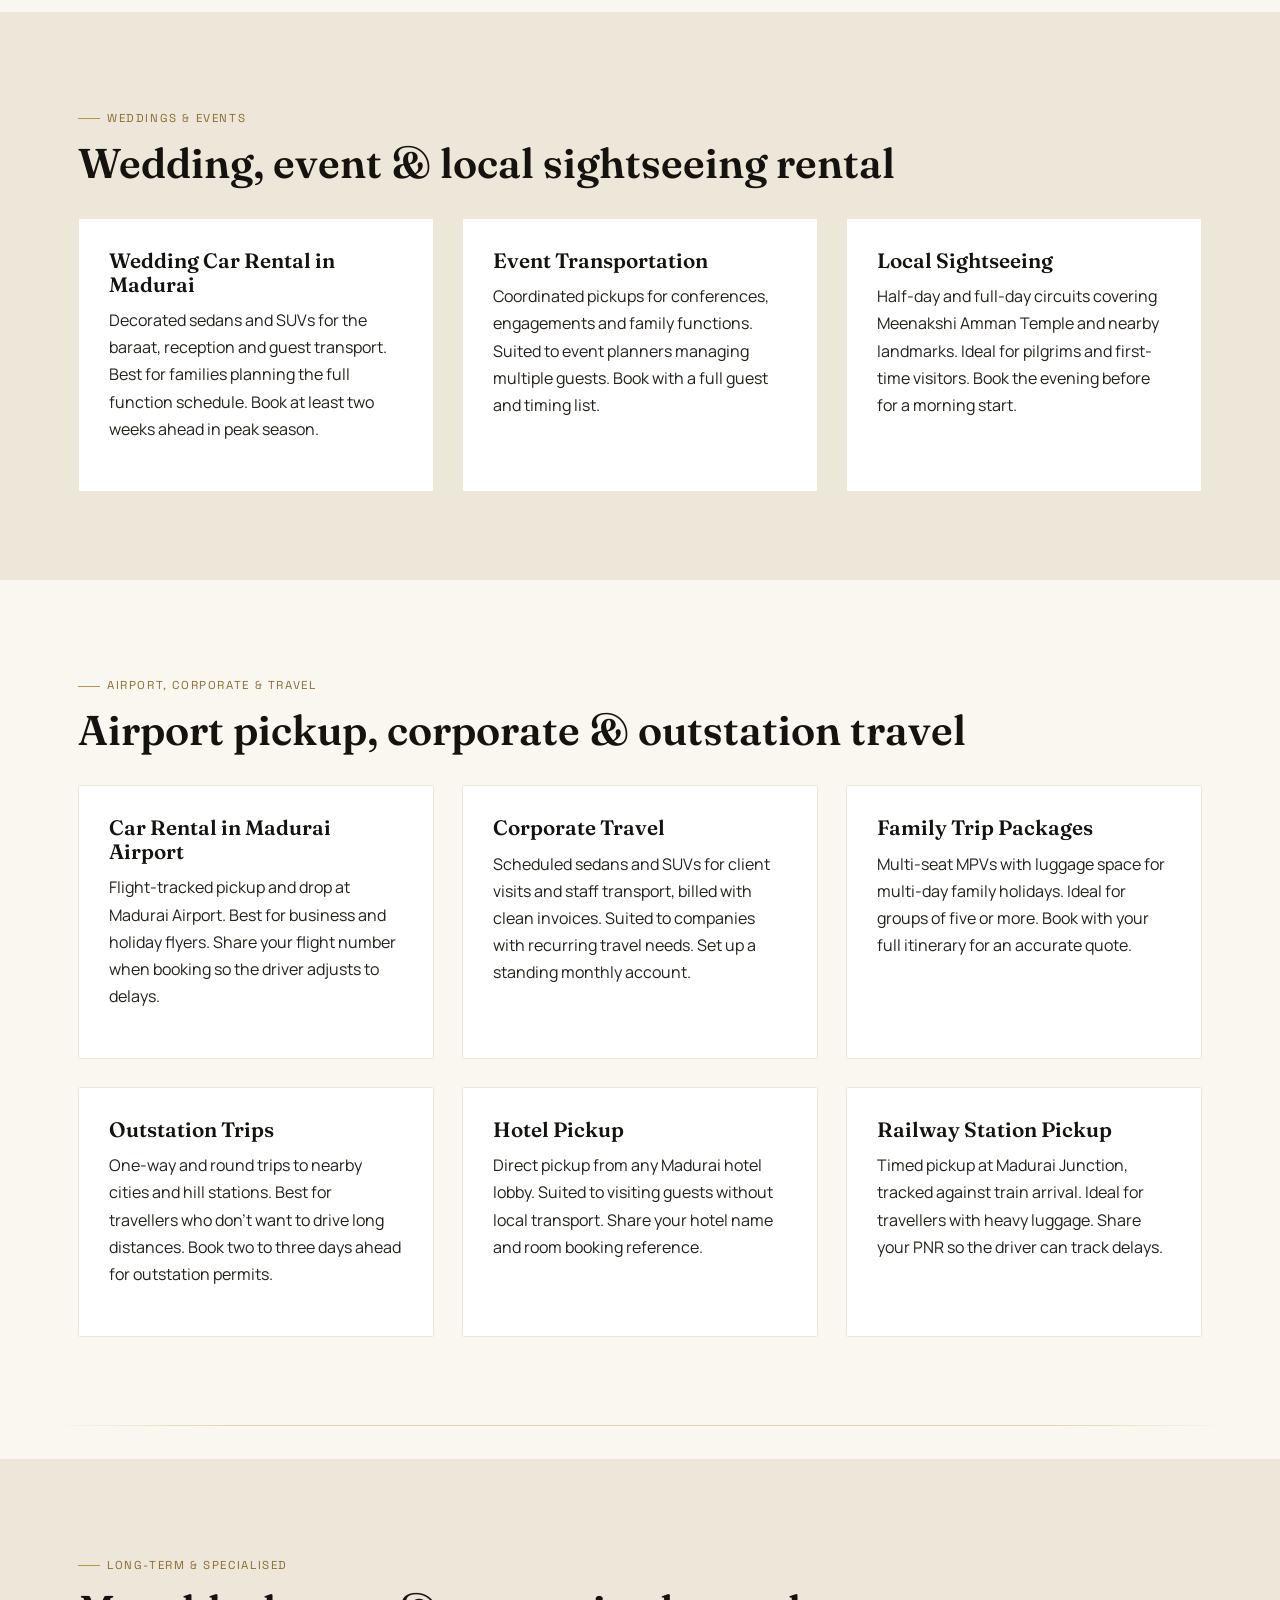
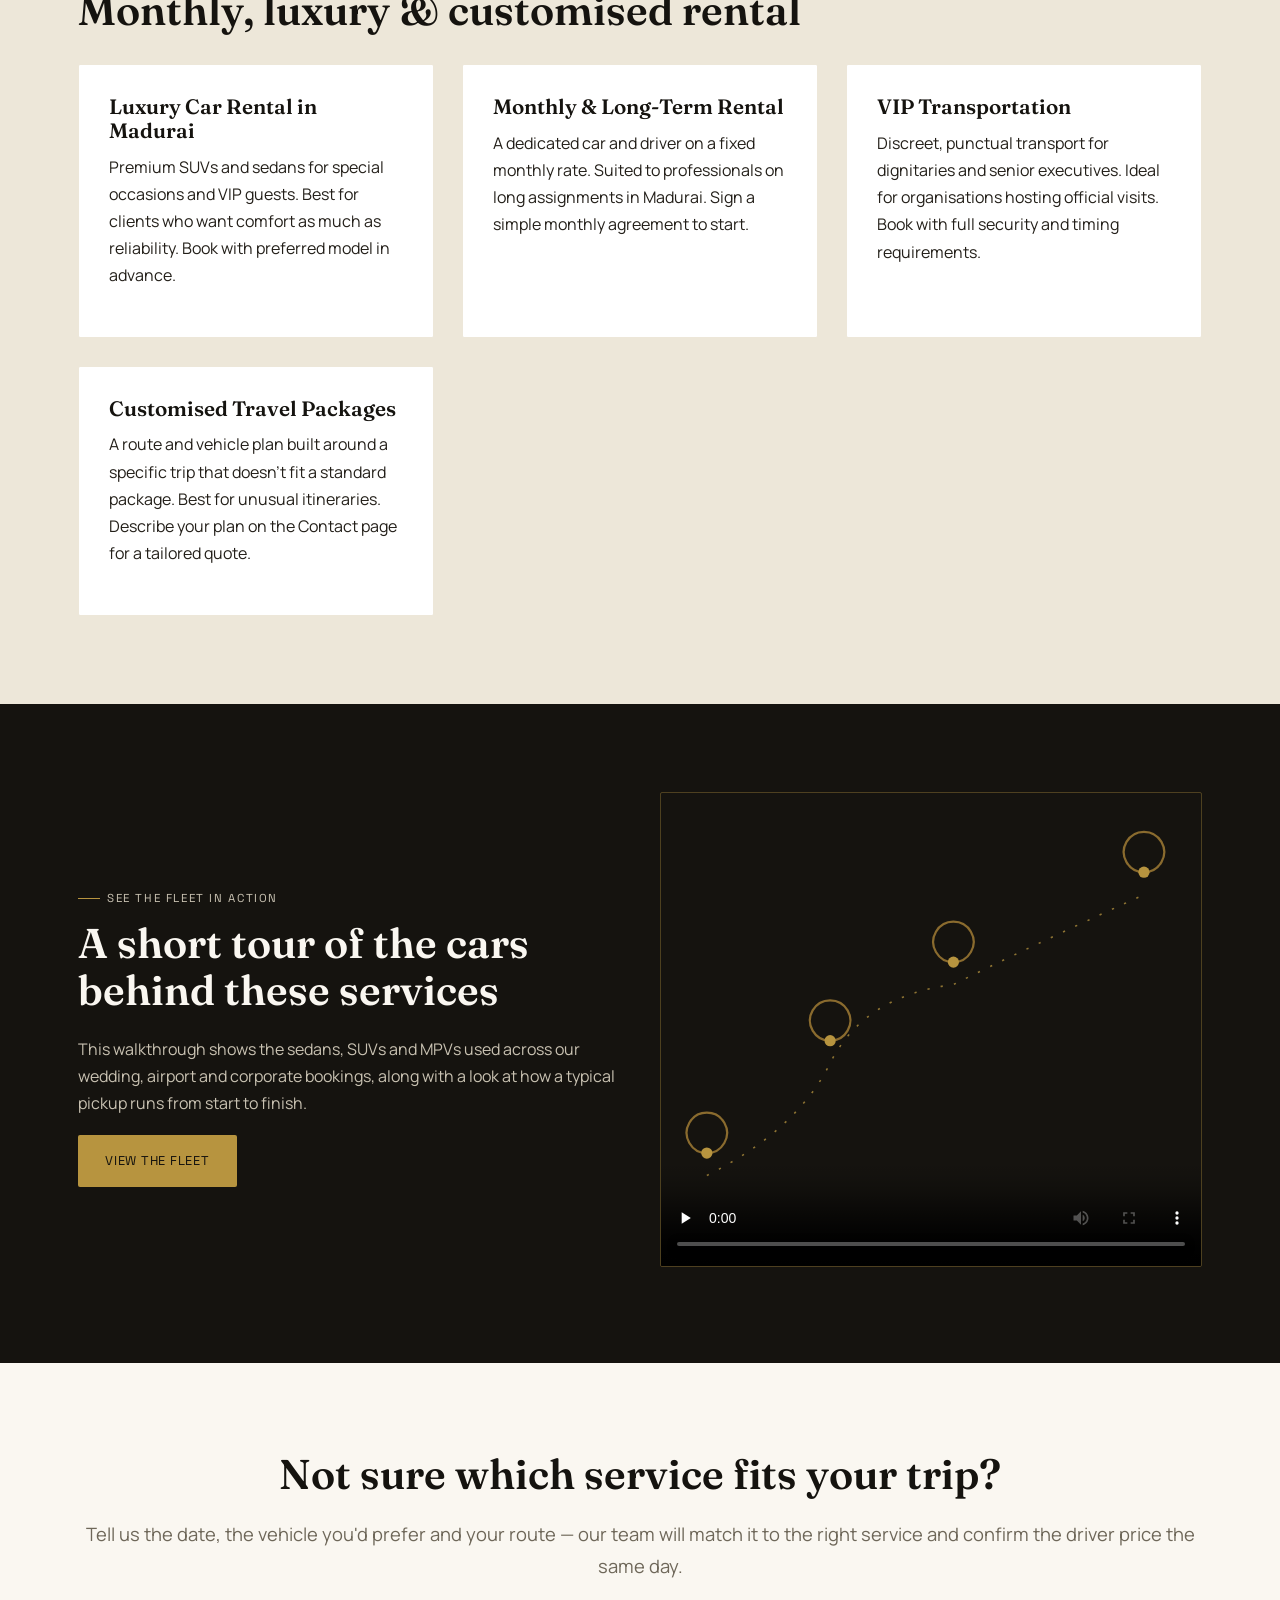
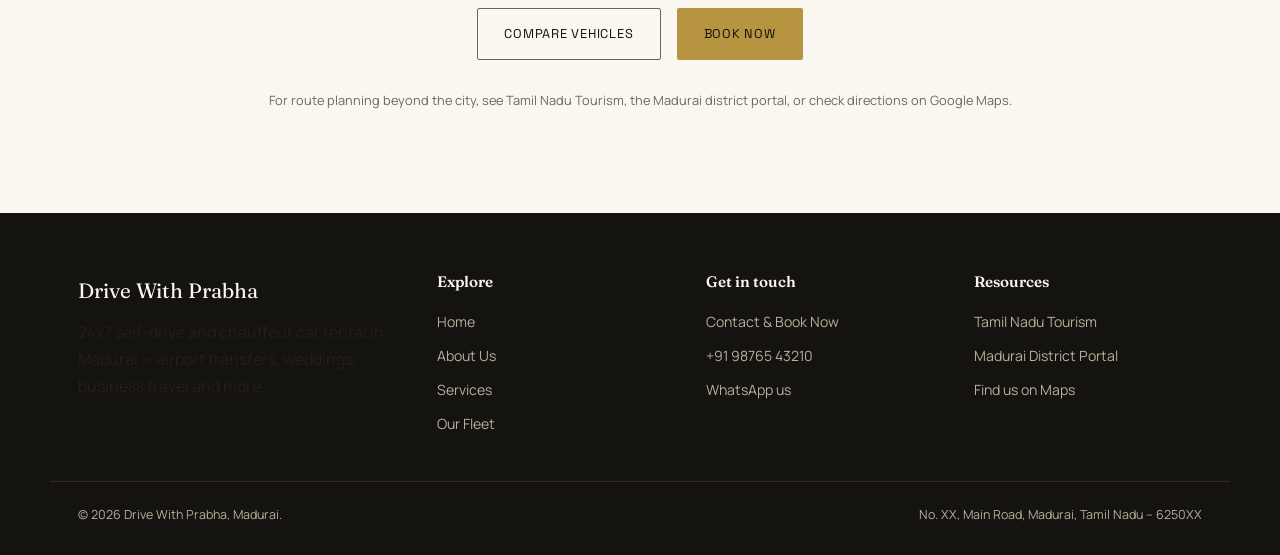
<file: services.html>
<!DOCTYPE html>
<html lang="en">
<head>
<meta charset="UTF-8">
<meta name="viewport" content="width=device-width, initial-scale=1.0">
<title>Car Rental Services in Madurai | Drive With Prabha</title>
<meta name="description" content="Self-drive, chauffeur, wedding, airport & corporate car rental services in Madurai. 24x7 booking, transparent driver price, cars for every trip.">
<link rel="canonical" href="https://www.drivewithprabha.com/services.html">
<meta name="robots" content="index, follow">

<meta property="og:type" content="website">
<meta property="og:site_name" content="Drive With Prabha">
<meta property="og:title" content="Car Rental Services in Madurai | Drive With Prabha">
<meta property="og:description" content="Every car rental service Drive With Prabha offers in Madurai — self-drive, chauffeur, wedding, airport, corporate and more.">
<meta property="og:url" content="https://www.drivewithprabha.com/services.html">
<meta property="og:image" content="https://www.drivewithprabha.com/images/innova-hycross.jpg">

<meta name="twitter:card" content="summary_large_image">
<meta name="twitter:title" content="Car Rental Services in Madurai | Drive With Prabha">
<meta name="twitter:description" content="Every car rental service Drive With Prabha offers in Madurai — self-drive, chauffeur, wedding, airport, corporate and more.">
<meta name="twitter:image" content="https://www.drivewithprabha.com/images/innova-hycross.jpg">

<link rel="preconnect" href="https://fonts.googleapis.com">
<link href="https://fonts.googleapis.com/css2?family=Fraunces:opsz,wght@9..144,400..600&family=Manrope:wght@400;500;600;700&family=Space+Grotesk:wght@400;500&display=swap" rel="stylesheet">
<link rel="stylesheet" href="css/style.css">

<script type="application/ld+json">
{
  "@context": "https://schema.org",
  "@type": "BreadcrumbList",
  "itemListElement": [
    {"@type":"ListItem","position":1,"name":"Home","item":"https://www.drivewithprabha.com/"},
    {"@type":"ListItem","position":2,"name":"Services","item":"https://www.drivewithprabha.com/services.html"}
  ]
}
</script>
<script type="application/ld+json">
{
  "@context": "https://schema.org",
  "@type": "Service",
  "serviceType": "Car rental",
  "provider": {"@type":"AutoRental","name":"Drive With Prabha"},
  "areaServed": "Madurai, Tamil Nadu"
}
</script>
</head>
<body>
<a class="skip-link" href="#main">Skip to content</a>

<header class="site">
  <nav class="nav">
    <a href="index.html" class="brand"><span class="mark">—</span> Drive With Prabha</a>
    <ul class="nav-links" id="navLinks">
      <li><a href="index.html">Home</a></li>
      <li><a href="about.html">About Us</a></li>
      <li><a href="services.html" aria-current="page">Services</a></li>
      <li><a href="fleet.html">Our Fleet</a></li>
      <li><a href="contact.html">Contact</a></li>
      <li><a class="nav-cta" href="contact.html">Book Now</a></li>
    </ul>
    <button class="nav-toggle" aria-label="Toggle menu" aria-expanded="false">☰</button>
  </nav>
</header>

<main id="main">

<section class="page-hero">
  <div class="wrap grid-2">
    <div>
      <p class="breadcrumb"><a href="index.html">Home</a> / <span>Services</span></p>
      <h1>Every kind of car rental in Madurai, under one booking line</h1>
      <p class="lede">From a self-drive hatchback for the weekend to a full wedding fleet, here's what Drive With Prabha runs — and who each service tends to suit best.</p>
    </div>
    <div class="photo-banner">
      <img src="images/innova-hycross.jpg" alt="Toyota Innova Hycross from the Drive With Prabha fleet, available for car rental services in Madurai" width="1536" height="1024" loading="lazy" style="width:100%;height:auto;">
    </div>
  </div>
</section>

<section>
  <div class="wrap" style="max-width:900px;">
    <nav class="toc" aria-label="Table of contents">
      <h2>On this page</h2>
      <a href="#everyday">Everyday rental</a>
      <a href="#occasion">Weddings &amp; events</a>
      <a href="#travel">Airport, corporate &amp; travel</a>
      <a href="#longterm">Long-term &amp; specialised</a>
    </nav>
  </div>
</section>

<section id="everyday" style="padding-top:0;">
  <div class="wrap">
    <p class="eyebrow">Everyday rental</p>
    <h2>Self-drive, chauffeur-driven &amp; 24x7 car rental</h2>
    <div class="grid-3" style="margin-top:30px;">
      <div class="card reveal"><h3>Self-Drive Car Rental</h3><p>Hold the wheel yourself for errands, short trips or a weekend away. Ideal for confident local drivers. Book with a valid licence and ID at least a day ahead.</p></div>
      <div class="card reveal"><h3>Chauffeur-Driven Car Rental</h3><p>A trained driver handles the route while you relax. Best for guests, families with children, or anyone unfamiliar with Madurai's roads. Book with pickup point and time.</p></div>
      <div class="card reveal"><h3>24x7 Car Rental in Madurai</h3><p>Round-the-clock availability for last-minute trips, hospital runs or late flights. Suited to travellers who can't plan around business hours. Call or WhatsApp any time to book.</p></div>
    </div>
  </div>
</section>

<div class="route-divider" aria-hidden="true"><hr class="route-rule"></div>

<section id="occasion" class="bg-mist">
  <div class="wrap">
    <p class="eyebrow">Weddings &amp; events</p>
    <h2>Wedding, event &amp; local sightseeing rental</h2>
    <div class="grid-3" style="margin-top:30px;">
      <div class="card reveal"><h3>Wedding Car Rental in Madurai</h3><p>Decorated sedans and SUVs for the baraat, reception and guest transport. Best for families planning the full function schedule. Book at least two weeks ahead in peak season.</p></div>
      <div class="card reveal"><h3>Event Transportation</h3><p>Coordinated pickups for conferences, engagements and family functions. Suited to event planners managing multiple guests. Book with a full guest and timing list.</p></div>
      <div class="card reveal"><h3>Local Sightseeing</h3><p>Half-day and full-day circuits covering Meenakshi Amman Temple and nearby landmarks. Ideal for pilgrims and first-time visitors. Book the evening before for a morning start.</p></div>
    </div>
  </div>
</section>

<section id="travel">
  <div class="wrap">
    <p class="eyebrow">Airport, corporate &amp; travel</p>
    <h2>Airport pickup, corporate &amp; outstation travel</h2>
    <div class="grid-3" style="margin-top:30px;">
      <div class="card reveal"><h3>Car Rental in Madurai Airport</h3><p>Flight-tracked pickup and drop at Madurai Airport. Best for business and holiday flyers. Share your flight number when booking so the driver adjusts to delays.</p></div>
      <div class="card reveal"><h3>Corporate Travel</h3><p>Scheduled sedans and SUVs for client visits and staff transport, billed with clean invoices. Suited to companies with recurring travel needs. Set up a standing monthly account.</p></div>
      <div class="card reveal"><h3>Family Trip Packages</h3><p>Multi-seat MPVs with luggage space for multi-day family holidays. Ideal for groups of five or more. Book with your full itinerary for an accurate quote.</p></div>
      <div class="card reveal"><h3>Outstation Trips</h3><p>One-way and round trips to nearby cities and hill stations. Best for travellers who don't want to drive long distances. Book two to three days ahead for outstation permits.</p></div>
      <div class="card reveal"><h3>Hotel Pickup</h3><p>Direct pickup from any Madurai hotel lobby. Suited to visiting guests without local transport. Share your hotel name and room booking reference.</p></div>
      <div class="card reveal"><h3>Railway Station Pickup</h3><p>Timed pickup at Madurai Junction, tracked against train arrival. Ideal for travellers with heavy luggage. Share your PNR so the driver can track delays.</p></div>
    </div>
  </div>
</section>

<div class="route-divider" aria-hidden="true"><hr class="route-rule"></div>

<section id="longterm" class="bg-mist">
  <div class="wrap">
    <p class="eyebrow">Long-term &amp; specialised</p>
    <h2>Monthly, luxury &amp; customised rental</h2>
    <div class="grid-3" style="margin-top:30px;">
      <div class="card reveal"><h3>Luxury Car Rental in Madurai</h3><p>Premium SUVs and sedans for special occasions and VIP guests. Best for clients who want comfort as much as reliability. Book with preferred model in advance.</p></div>
      <div class="card reveal"><h3>Monthly &amp; Long-Term Rental</h3><p>A dedicated car and driver on a fixed monthly rate. Suited to professionals on long assignments in Madurai. Sign a simple monthly agreement to start.</p></div>
      <div class="card reveal"><h3>VIP Transportation</h3><p>Discreet, punctual transport for dignitaries and senior executives. Ideal for organisations hosting official visits. Book with full security and timing requirements.</p></div>
      <div class="card reveal"><h3>Customised Travel Packages</h3><p>A route and vehicle plan built around a specific trip that doesn't fit a standard package. Best for unusual itineraries. Describe your plan on the Contact page for a tailored quote.</p></div>
    </div>
  </div>
</section>

<section class="bg-ink">
  <div class="wrap grid-2">
    <div>
      <p class="eyebrow">See the fleet in action</p>
      <h2>A short tour of the cars behind these services</h2>
      <p>This walkthrough shows the sedans, SUVs and MPVs used across our wedding, airport and corporate bookings, along with a look at how a typical pickup runs from start to finish.</p>
      <a href="fleet.html" class="btn btn-gold">View the fleet</a>
    </div>
    <div>
      <video controls preload="none" poster="images/services-map.svg" style="width:100%;border:1px solid var(--line);border-radius:2px;" aria-label="Video showing Drive With Prabha's car rental services in Madurai">
        <source src="videos/drive-with-prabha-services.mp4" type="video/mp4">
        Your browser does not support embedded video. <a href="contact.html">Contact us</a> for a copy of our services video.
      </video>
    </div>
  </div>
</section>

<section class="center">
  <div class="wrap">
    <h2>Not sure which service fits your trip?</h2>
    <p class="lede" style="margin:0 auto 26px;">Tell us the date, the vehicle you'd prefer and your route — our team will match it to the right service and confirm the driver price the same day.</p>
    <div class="btn-row" style="justify-content:center;">
      <a href="fleet.html" class="btn btn-outline on-light">Compare Vehicles</a>
      <a href="contact.html" class="btn btn-gold">Book Now</a>
    </div>
    <p class="form-note" style="margin-top:30px;">For route planning beyond the city, see <a href="https://www.tamilnadutourism.tn.gov.in" target="_blank" rel="noopener">Tamil Nadu Tourism</a>, the <a href="https://madurai.nic.in" target="_blank" rel="noopener">Madurai district portal</a>, or check directions on <a href="https://maps.google.com" target="_blank" rel="noopener">Google Maps</a>.</p>
  </div>
</section>

</main>

<footer class="site">
  <div class="wrap footer-grid">
    <div>
      <div class="footer-brand">Drive With Prabha</div>
      <p style="max-width:32ch;">24x7 self-drive and chauffeur car rental in Madurai — airport transfers, weddings, business travel and more.</p>
    </div>
    <div>
      <h4>Explore</h4>
      <a href="index.html">Home</a>
      <a href="about.html">About Us</a>
      <a href="services.html">Services</a>
      <a href="fleet.html">Our Fleet</a>
    </div>
    <div>
      <h4>Get in touch</h4>
      <a href="contact.html">Contact &amp; Book Now</a>
      <a href="tel:+919876543210">+91 98765 43210</a>
      <a href="https://wa.me/919876543210" target="_blank" rel="noopener">WhatsApp us</a>
    </div>
    <div>
      <h4>Resources</h4>
      <a href="https://www.tamilnadutourism.tn.gov.in" target="_blank" rel="noopener">Tamil Nadu Tourism</a>
      <a href="https://madurai.nic.in" target="_blank" rel="noopener">Madurai District Portal</a>
      <a href="https://maps.google.com" target="_blank" rel="noopener">Find us on Maps</a>
    </div>
  </div>
  <div class="footer-bottom">
    <span>© <span id="year"></span> Drive With Prabha, Madurai.</span>
    <span>No. XX, Main Road, Madurai, Tamil Nadu – 6250XX</span>
  </div>
</footer>

<div class="book-bar">
  <a href="tel:+919876543210" class="btn btn-outline">Call</a>
  <a href="https://wa.me/919876543210" target="_blank" rel="noopener" class="btn btn-outline">WhatsApp</a>
  <a href="contact.html" class="btn btn-gold">Book Now</a>
</div>

<script src="js/script.js"></script>
</body>
</html>
</file>
<file: css/style.css>
/* ============================================================
   Drive With Prabha — Design tokens
   Palette:  --ivory #FAF7F1  --ink #15130F  --gold #B7943F
             --gold-deep #8A6B2E  --stone #6E6759  --mist #EDE7D9
   Type:     Display  – "Fraunces"       (headlines, personality)
             Body     – "Manrope"        (paragraphs, UI text)
             Utility  – "Space Grotesk"  (labels, specs, nav caps)
   Signature: "The Route Line" — a thin gold line with waypoint
   dashes that threads through the hero, dividers and nav —
   the drive itself, rendered as a graphic motif.
   ============================================================ */

:root{
  --ivory:#FAF7F1;
  --ink:#15130F;
  --ink-soft:#231F19;
  --gold:#B7943F;
  --gold-deep:#8A6B2E;
  --gold-soft:rgba(183,148,63,.18);
  --stone:#6E6759;
  --mist:#EDE7D9;
  --line:rgba(183,148,63,.35);
  --radius:2px;
  --max:1180px;
  --serif:"Fraunces", Georgia, serif;
  --sans:"Manrope", -apple-system, BlinkMacSystemFont, sans-serif;
  --mono:"Space Grotesk", monospace;
}

*,*::before,*::after{box-sizing:border-box;}
html{scroll-behavior:smooth;}
@media (prefers-reduced-motion: reduce){
  html{scroll-behavior:auto;}
  *,*::before,*::after{animation-duration:.001ms !important; animation-iteration-count:1 !important; transition-duration:.001ms !important;}
}

body{
  margin:0;
  background:var(--ivory);
  color:var(--ink);
  font-family:var(--sans);
  font-size:16px;
  line-height:1.7;
  -webkit-font-smoothing:antialiased;
}

img{max-width:100%;display:block;}
a{color:inherit;text-decoration:none;}
ul{margin:0;padding:0;list-style:none;}
h1,h2,h3,h4{font-family:var(--serif);font-weight:600;line-height:1.15;margin:0 0 .5em;color:var(--ink);}
h1{font-size:clamp(2.4rem,5vw,4.2rem);font-weight:500;}
h2{font-size:clamp(1.8rem,3.4vw,2.6rem);}
h3{font-size:1.3rem;}
p{margin:0 0 1.1em;color:var(--ink-soft);}
.lede{font-size:1.15rem;color:var(--stone);}

:focus-visible{outline:2px solid var(--gold);outline-offset:3px;}

.eyebrow{
  font-family:var(--mono);
  text-transform:uppercase;
  letter-spacing:.14em;
  font-size:.72rem;
  color:var(--gold-deep);
  display:inline-flex;
  align-items:center;
  gap:.6em;
  margin-bottom:1em;
}
.eyebrow::before{content:"";width:22px;height:1px;background:var(--gold);display:inline-block;}

.wrap{max-width:var(--max);margin:0 auto;padding:0 28px;}
section{padding:88px 0;}
@media (max-width:720px){section{padding:56px 0;}}

/* ---------- Route line signature ---------- */
.route-divider{
  position:relative;height:34px;margin:0 auto;max-width:var(--max);
}
.route-divider svg{width:100%;height:100%;display:block;}

.route-rule{
  border:0;height:1px;background:linear-gradient(90deg,transparent,var(--line) 15%,var(--line) 85%,transparent);
  margin:0;
}

/* ---------- Header / Nav ---------- */
header.site{
  position:sticky;top:0;z-index:50;
  background:rgba(21,19,15,.92);
  backdrop-filter:blur(6px);
  border-bottom:1px solid rgba(183,148,63,.25);
}
.nav{
  display:flex;align-items:center;justify-content:space-between;
  padding:18px 28px;max-width:var(--max);margin:0 auto;
}
.brand{
  font-family:var(--serif);color:var(--ivory);font-size:1.3rem;letter-spacing:.02em;display:flex;align-items:center;gap:10px;
}
.brand .mark{color:var(--gold);}
.nav-links{display:flex;gap:34px;align-items:center;}
.nav-links a{
  font-family:var(--mono);font-size:.78rem;letter-spacing:.08em;text-transform:uppercase;
  color:#DCD5C6;position:relative;padding:6px 0;
}
.nav-links a::after{
  content:"";position:absolute;left:0;bottom:0;height:1px;width:0;background:var(--gold);transition:width .25s ease;
}
.nav-links a:hover::after,.nav-links a[aria-current="page"]::after{width:100%;}
.nav-links a[aria-current="page"]{color:var(--gold);}
.nav-cta{
  font-family:var(--mono);font-size:.75rem;letter-spacing:.06em;text-transform:uppercase;
  background:var(--gold);color:var(--ink);padding:10px 18px;border-radius:var(--radius);
  transition:background .2s ease;
}
.nav-cta:hover{background:#CDAE5E;}
.nav-toggle{display:none;background:none;border:0;color:var(--ivory);font-size:1.6rem;cursor:pointer;}

@media (max-width:860px){
  .nav-links{
    position:absolute;top:100%;left:0;right:0;background:var(--ink);
    flex-direction:column;align-items:flex-start;padding:20px 28px 28px;gap:18px;
    border-bottom:1px solid rgba(183,148,63,.25);
    display:none;
  }
  .nav-links.open{display:flex;}
  .nav-toggle{display:block;}
}

/* ---------- Buttons ---------- */
.btn{
  display:inline-flex;align-items:center;gap:10px;
  font-family:var(--mono);font-size:.8rem;letter-spacing:.06em;text-transform:uppercase;
  padding:14px 26px;border-radius:var(--radius);transition:all .2s ease;cursor:pointer;border:1px solid transparent;
}
.btn-gold{background:var(--gold);color:var(--ink);}
.btn-gold:hover{background:#CDAE5E;transform:translateY(-1px);}
.btn-outline{border-color:var(--line);color:var(--ivory);}
.btn-outline:hover{border-color:var(--gold);color:var(--gold);}
.btn-outline.on-light{color:var(--ink);border-color:var(--stone);}
.btn-outline.on-light:hover{border-color:var(--gold-deep);color:var(--gold-deep);}
.btn-row{display:flex;gap:16px;flex-wrap:wrap;}

/* ---------- Hero ---------- */
.hero{
  background:var(--ink);color:var(--ivory);position:relative;overflow:hidden;
  padding:120px 0 90px;
}
.hero .wrap{position:relative;z-index:2;}
.hero h1{color:var(--ivory);max-width:14ch;}
.hero .lede{color:#C9C2B2;max-width:52ch;font-size:1.15rem;}
.hero-grid{display:grid;grid-template-columns:1.1fr .9fr;gap:60px;align-items:center;}
@media (max-width:900px){.hero-grid{grid-template-columns:1fr;}}
.hero-art{position:relative;}
.photo{width:100%;height:auto;display:block;object-fit:cover;border-radius:4px;}
.hero-art .photo{box-shadow:0 34px 70px -24px rgba(0,0,0,.55);}
.photo-banner{border-radius:4px;overflow:hidden;box-shadow:0 24px 50px -20px rgba(21,19,15,.35);}
.photo-banner img{width:100%;height:100%;object-fit:cover;display:block;}
.hero-stats{display:flex;gap:36px;margin-top:44px;flex-wrap:wrap;}
.hero-stats div{border-left:1px solid var(--line);padding-left:14px;}
.hero-stats strong{display:block;font-family:var(--serif);font-size:1.9rem;color:var(--gold);}
.hero-stats span{font-family:var(--mono);font-size:.7rem;letter-spacing:.08em;text-transform:uppercase;color:#B7AF9C;}

/* ---------- Page header (non-home) ---------- */
.page-hero{background:var(--ink);color:var(--ivory);padding:100px 0 70px;}
.page-hero h1{color:var(--ivory);max-width:20ch;}
.breadcrumb{font-family:var(--mono);font-size:.75rem;letter-spacing:.06em;text-transform:uppercase;color:#B7AF9C;margin-bottom:18px;}
.breadcrumb a{color:#DCD5C6;}
.breadcrumb a:hover{color:var(--gold);}
.breadcrumb span{color:var(--gold);}

/* ---------- Cards / grids ---------- */
.grid-3{display:grid;grid-template-columns:repeat(3,1fr);gap:28px;}
.grid-2{display:grid;grid-template-columns:1fr 1fr;gap:40px;align-items:center;}
@media (max-width:860px){.grid-3{grid-template-columns:1fr 1fr;} .grid-2{grid-template-columns:1fr;}}
@media (max-width:600px){.grid-3{grid-template-columns:1fr;}}

.card{
  background:#fff;border:1px solid var(--mist);border-radius:var(--radius);padding:30px;
  transition:transform .2s ease,box-shadow .2s ease;
}
.card:hover{transform:translateY(-3px);box-shadow:0 14px 30px -18px rgba(21,19,15,.35);}
.card .num{font-family:var(--mono);font-size:.75rem;color:var(--gold-deep);letter-spacing:.08em;}

.bg-mist{background:var(--mist);}
.bg-ink{background:var(--ink);color:var(--ivory);}
.bg-ink h2,.bg-ink h3{color:var(--ivory);}
.bg-ink p{color:#C9C2B2;}

/* ---------- Fleet cards ---------- */
.fleet-card{
  background:#fff;border:1px solid var(--mist);border-radius:var(--radius);overflow:hidden;
  display:flex;flex-direction:column;
}
.fleet-art{background:linear-gradient(135deg,#f1ece0,#e6ddc7);overflow:hidden;height:200px;}
.fleet-art img{width:100%;height:100%;object-fit:cover;display:block;}
.fleet-body{padding:22px 24px 26px;flex:1;display:flex;flex-direction:column;}
.fleet-specs{display:flex;flex-wrap:wrap;gap:8px 16px;margin:14px 0 18px;font-family:var(--mono);font-size:.72rem;letter-spacing:.03em;color:var(--stone);}
.fleet-specs span strong{color:var(--ink);}
.fleet-price{font-family:var(--serif);font-size:1.4rem;color:var(--gold-deep);margin:auto 0 14px;}
.fleet-price small{font-family:var(--sans);font-size:.7rem;color:var(--stone);font-weight:400;}
.status{display:inline-block;font-family:var(--mono);font-size:.65rem;letter-spacing:.08em;text-transform:uppercase;padding:4px 10px;border-radius:20px;background:var(--gold-soft);color:var(--gold-deep);margin-bottom:12px;}

/* ---------- FAQ ---------- */
.faq-item{border-bottom:1px solid var(--mist);padding:22px 0;}
.faq-q{
  display:flex;justify-content:space-between;align-items:center;cursor:pointer;
  font-family:var(--serif);font-size:1.08rem;gap:20px;
}
.faq-q .plus{font-family:var(--mono);color:var(--gold-deep);font-size:1.2rem;transition:transform .2s ease;flex-shrink:0;}
.faq-item[open] .plus{transform:rotate(45deg);}
.faq-a{padding-top:12px;color:var(--stone);}
summary::-webkit-details-marker{display:none;}
summary{list-style:none;}

/* ---------- Testimonials ---------- */
.testimonial{background:#fff;border:1px solid var(--mist);border-radius:var(--radius);padding:28px;}
.testimonial p{font-family:var(--serif);font-style:italic;font-size:1.05rem;color:var(--ink);}
.testimonial .who{font-family:var(--mono);font-size:.72rem;letter-spacing:.06em;text-transform:uppercase;color:var(--gold-deep);}

/* ---------- Forms ---------- */
.form-panel{background:#fff;border:1px solid var(--mist);border-radius:var(--radius);padding:34px;}
label{display:block;font-family:var(--mono);font-size:.7rem;letter-spacing:.08em;text-transform:uppercase;color:var(--stone);margin:16px 0 6px;}
label:first-child{margin-top:0;}
input,select,textarea{
  width:100%;padding:13px 14px;border:1px solid var(--mist);border-radius:var(--radius);
  font-family:var(--sans);font-size:.95rem;background:var(--ivory);color:var(--ink);
}
input:focus,select:focus,textarea:focus{border-color:var(--gold);outline:none;}
textarea{resize:vertical;min-height:110px;}
.form-note{font-size:.8rem;color:var(--stone);margin-top:14px;}

/* ---------- Contact blocks ---------- */
.contact-block{display:flex;gap:16px;padding:18px 0;border-bottom:1px solid var(--mist);}
.contact-block:last-child{border-bottom:0;}
.contact-block .ic{font-family:var(--mono);color:var(--gold-deep);font-size:.75rem;letter-spacing:.06em;text-transform:uppercase;width:90px;flex-shrink:0;}
.map-embed{border:1px solid var(--mist);border-radius:var(--radius);overflow:hidden;height:320px;}
.map-embed iframe{width:100%;height:100%;border:0;}

/* ---------- Footer ---------- */
footer.site{background:var(--ink);color:#B7AF9C;padding:60px 0 30px;}
.footer-grid{display:grid;grid-template-columns:1.4fr 1fr 1fr 1fr;gap:40px;}
@media (max-width:760px){.footer-grid{grid-template-columns:1fr 1fr;}}
footer.site h4{color:var(--ivory);font-size:.95rem;margin-bottom:14px;}
footer.site a{display:block;padding:5px 0;font-size:.88rem;color:#B7AF9C;}
footer.site a:hover{color:var(--gold);}
.footer-brand{font-family:var(--serif);color:var(--ivory);font-size:1.3rem;margin-bottom:10px;}
.footer-bottom{
  max-width:var(--max);margin:40px auto 0;padding:22px 28px 0;border-top:1px solid rgba(183,148,63,.2);
  display:flex;justify-content:space-between;flex-wrap:wrap;gap:10px;font-size:.78rem;
}

/* ---------- Sticky mobile book bar ---------- */
.book-bar{
  position:fixed;bottom:0;left:0;right:0;z-index:60;background:var(--ink);
  border-top:1px solid var(--line);padding:12px 18px;display:none;
  justify-content:space-between;align-items:center;gap:12px;
}
.book-bar a{flex:1;text-align:center;}
@media (max-width:720px){.book-bar{display:flex;} body{padding-bottom:64px;}}

/* ---------- Reveal on scroll ---------- */
.reveal{opacity:0;transform:translateY(16px);transition:opacity .6s ease,transform .6s ease;}
.reveal.in-view{opacity:1;transform:translateY(0);}

/* ---------- Utility ---------- */
.center{text-align:center;}
.mt-0{margin-top:0;}
.mb-0{margin-bottom:0;}
.tag-list{display:flex;flex-wrap:wrap;gap:10px;margin-top:10px;}
.tag-list span{
  font-family:var(--mono);font-size:.68rem;letter-spacing:.05em;text-transform:uppercase;
  background:var(--gold-soft);color:var(--gold-deep);padding:6px 12px;border-radius:20px;
}
.skip-link{position:absolute;left:-999px;top:0;background:var(--gold);color:var(--ink);padding:10px 16px;z-index:100;}
.skip-link:focus{left:10px;top:10px;}
.toc{background:var(--mist);border-radius:var(--radius);padding:22px 26px;margin:0 0 40px;}
.toc h2{font-size:1rem;margin-bottom:10px;}
.toc a{display:block;padding:3px 0;font-family:var(--mono);font-size:.82rem;color:var(--gold-deep);}
.toc a:hover{text-decoration:underline;}
</file>
